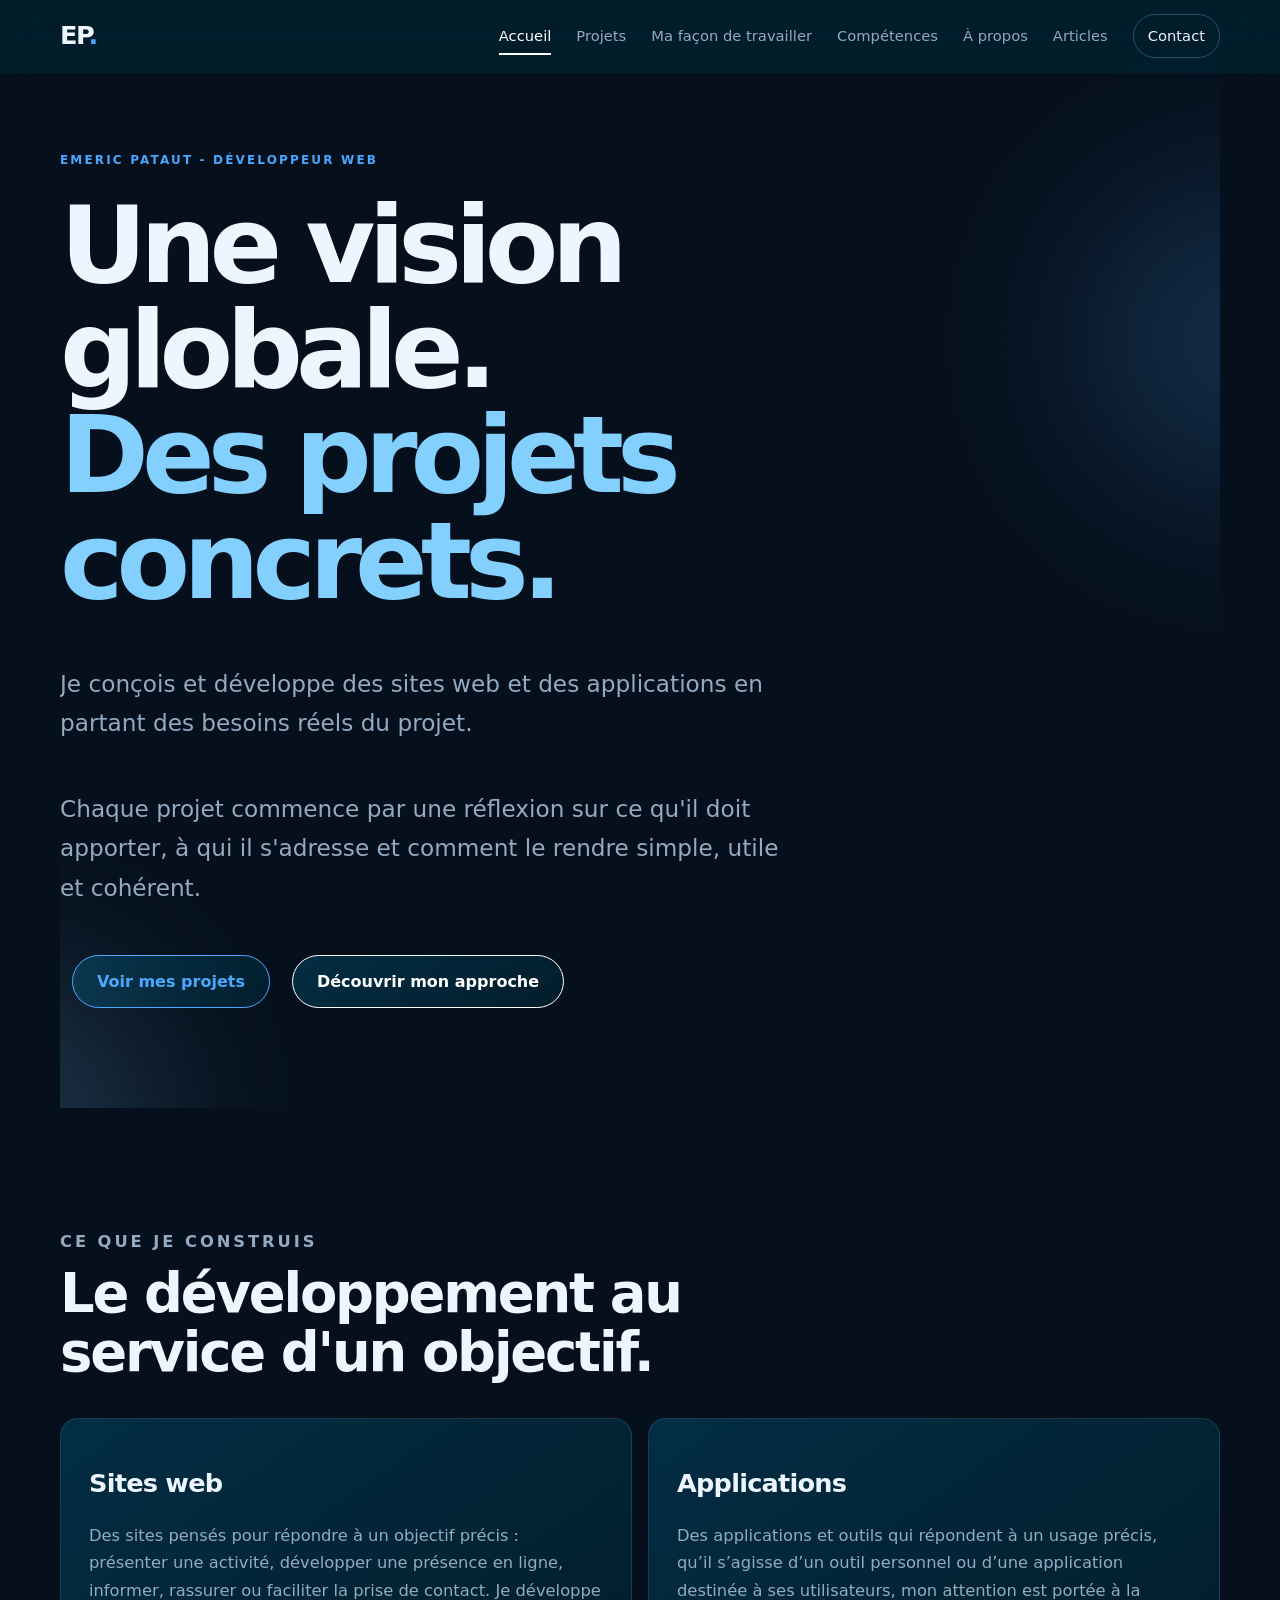
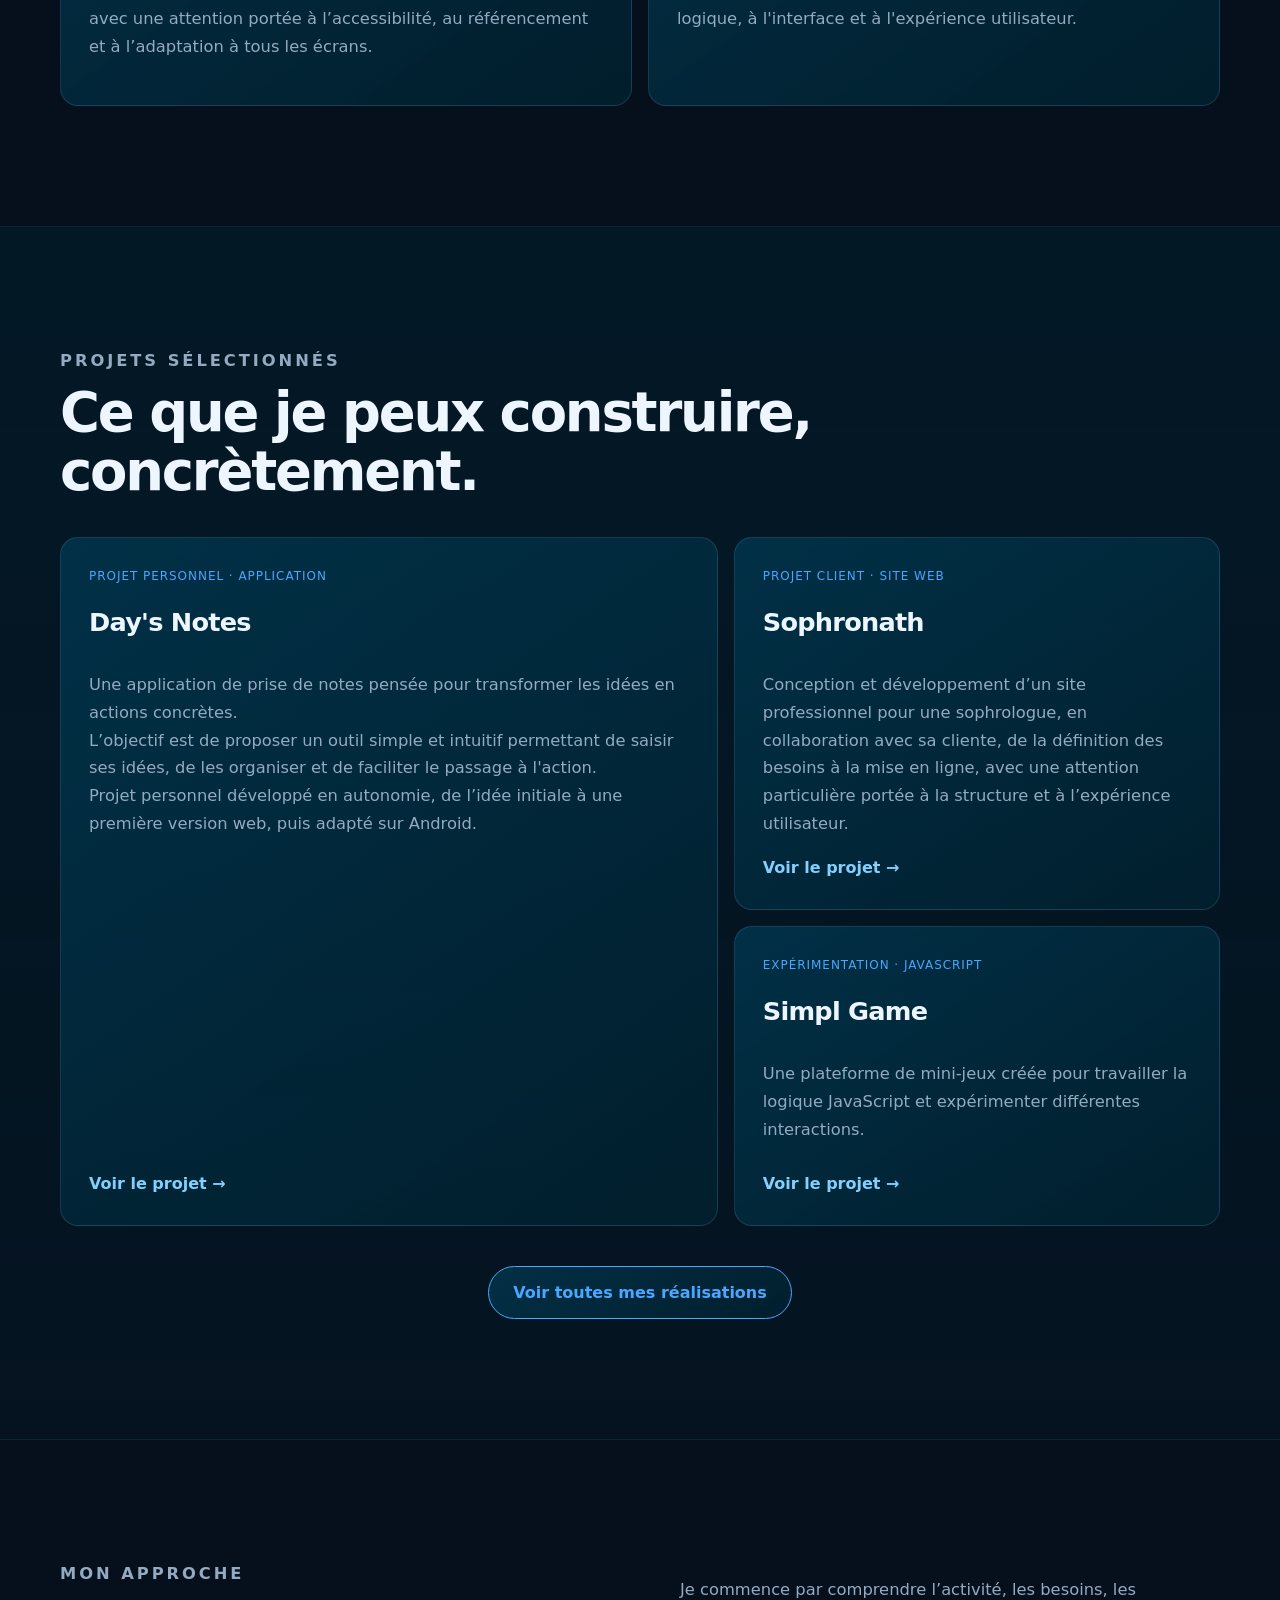
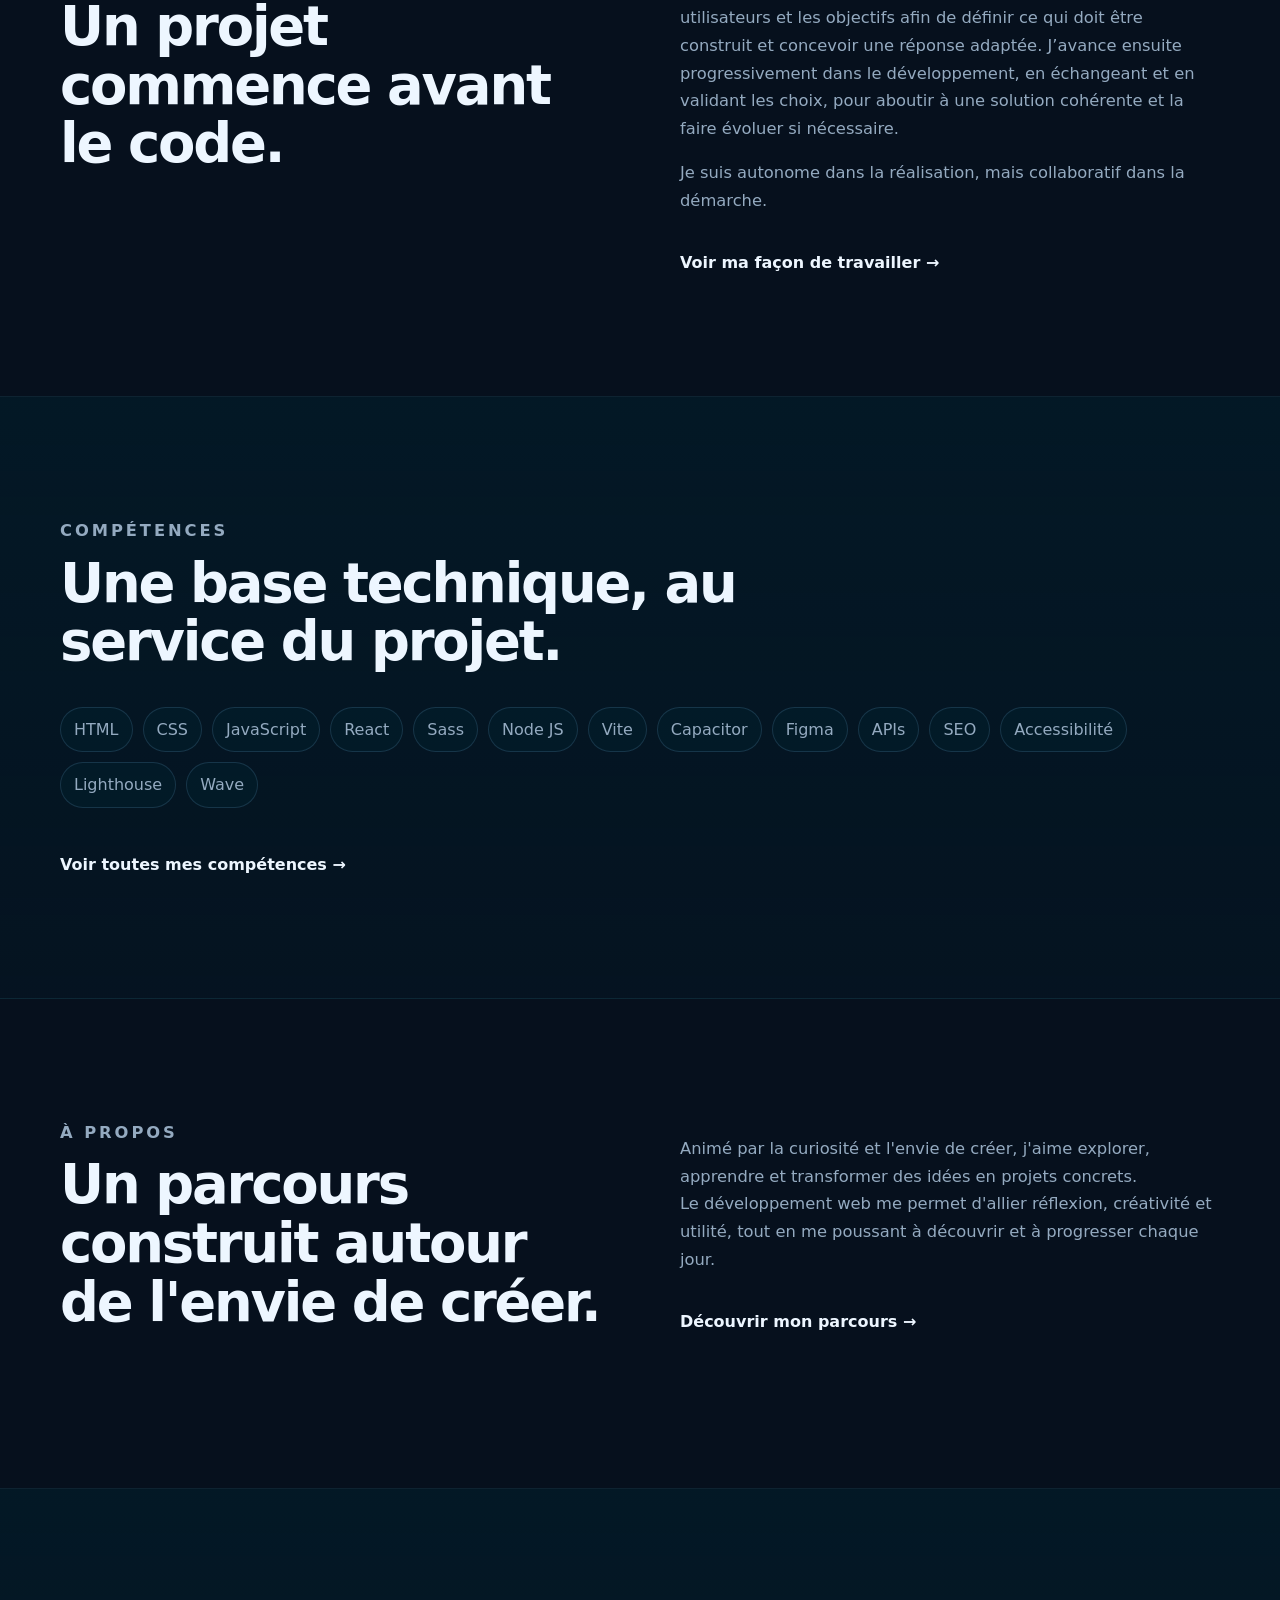
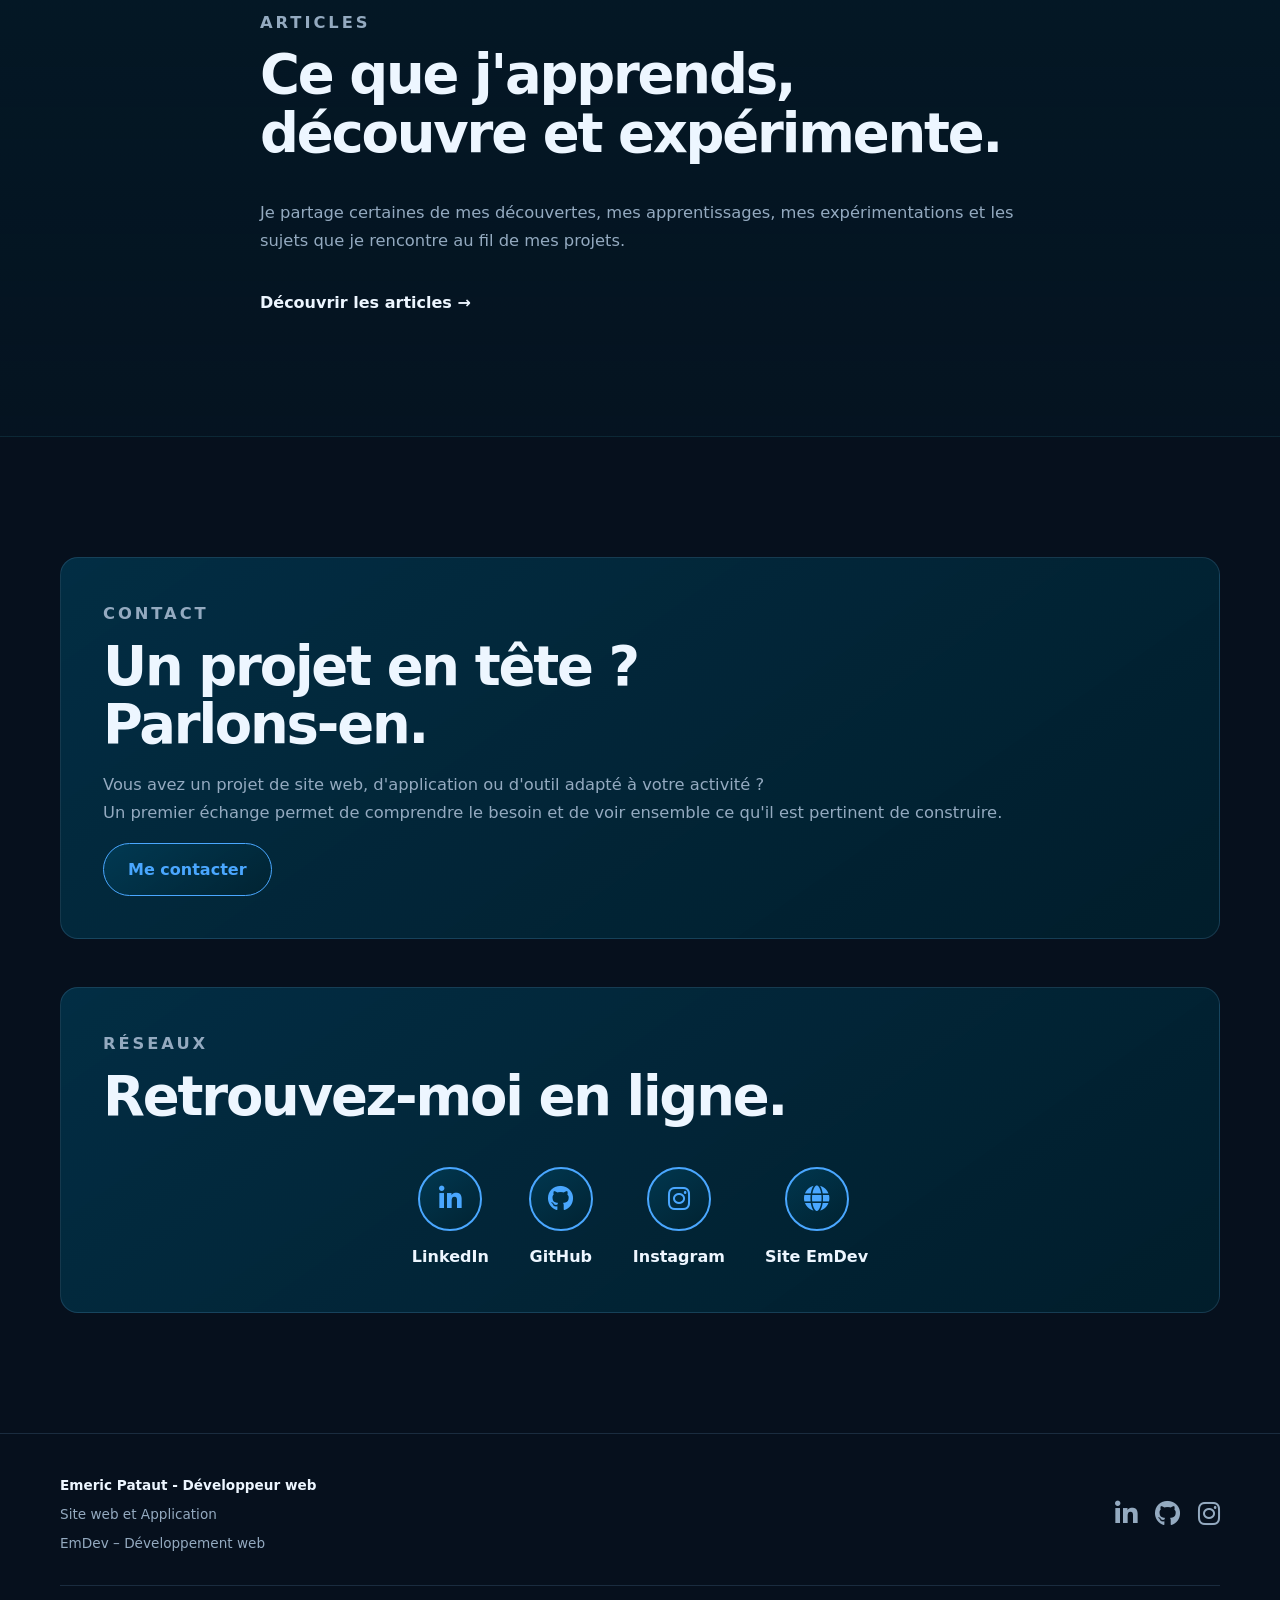
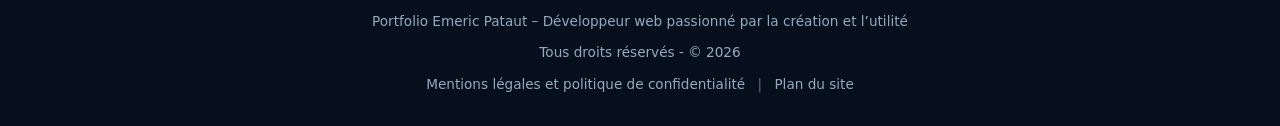
<file: index.html>
<!doctype html>
<html lang="fr">

<head>
  <meta charset="utf-8">
  <meta name="viewport" content="width=device-width,initial-scale=1">
  <meta name="description" content="Portfolio de développeur web">
  <title>Emeric Pataut - Développeur web — Portfolio</title>
  <link rel="stylesheet" href="css/style.css">
  <link rel="stylesheet" href="https://cdnjs.cloudflare.com/ajax/libs/font-awesome/6.5.1/css/all.min.css">
  <meta name="description" content="...">
</head>

<body>

  <header class="site-header">
    <div class="container nav-wrap">
      <a class="logo" href="index.html">EP<span>.</span></a>

      <button class="menu-toggle" aria-label="Menu" aria-expanded="false">☰</button>

      <nav class="nav">
        <a href="index.html">Accueil</a>
        <a href="pages/projets.html">Projets</a>
        <a href="pages/methode.html">Ma façon de travailler</a>
        <a href="pages/competences.html">Compétences</a>
        <a href="pages/a-propos.html">À propos</a>
        <a href="pages/articles.html">Articles</a>
        <a class="nav-cta" href="pages/contact.html">Contact</a>
      </nav>
    </div>
  </header>

  <main>

    <section class="hero container">
      <div class="hero-glow glow-one"></div>
      <div class="hero-glow glow-two"></div>

      <p class="eyebrow reveal">Emeric Pataut - Développeur web</p>

      <h1 class="reveal">
        Une vision globale.<br><span>Des projets concrets.</span>
      </h1>

      <p class="hero-intro reveal">Je conçois et développe des sites web et des applications en partant des besoins réels du projet.</p>
      <p class="hero-intro reveal">Chaque projet commence par une réflexion sur ce qu'il doit apporter, à qui il s'adresse et comment le rendre simple, utile et cohérent.</p>

      <div class="hero-actions reveal">
        <a class="button" href="pages/projets.html">Voir mes projets</a>
        <a class="button button-light" href="pages/methode.html">Découvrir mon approche</a>
      </div>
    </section>


    <section class="section container">
      <div class="section-heading reveal">
        <p class="eyebrow">Ce que je construis</p>
        <h2>Le développement au service d'un objectif.</h2>
      </div>

      <div class="two-grid">
        <article class="feature-card reveal">
          <h3>Sites web</h3>
          <p>Des sites pensés pour répondre à un objectif précis : présenter une activité, développer une présence en ligne, informer, rassurer ou faciliter la prise de contact. Je développe avec une attention portée à l’accessibilité, au référencement et à l’adaptation à tous les écrans.</p>
        </article>

        <article class="feature-card reveal">
          <h3>Applications</h3>
          <p>Des applications et outils qui répondent à un usage précis, qu’il s’agisse d’un outil personnel ou d’une application destinée à ses utilisateurs, mon attention est portée à la logique, à l'interface et à l'expérience utilisateur.</p>
        </article>
      </div>
    </section>


    <section class="section section-soft">
      <div class="container">
        <div class="section-heading reveal">
          <p class="eyebrow">Projets sélectionnés</p>
          <h2>Ce que je peux construire, concrètement.</h2>
        </div>

        <div class="projects-grid">
          <a class="project-card featured reveal" href="pages/days-notes.html">
            <span class="tag">Projet personnel · Application</span>
            <h3>Day's Notes</h3>
            <p>Une application de prise de notes pensée pour transformer les idées en actions concrètes. <br> L’objectif est de proposer un outil simple et intuitif permettant de saisir ses idées, de les organiser et de faciliter le passage à l'action. <br> Projet personnel développé en autonomie, de l’idée initiale à une première version web, puis adapté sur Android.</p>
            <span class="card-link">Voir le projet →</span>
          </a>

          <a class="project-card reveal" href="pages/sophronath.html">
            <span class="tag">Projet client · Site web</span>
            <h3>Sophronath</h3>
            <p>Conception et développement d’un site professionnel pour une sophrologue, en collaboration avec sa cliente, de la définition des besoins à la mise en ligne, avec une attention particulière portée à la structure et à l’expérience utilisateur.</p>
            <span class="card-link">Voir le projet →</span>
          </a>

          <a class="project-card reveal" href="pages/simpl-game.html">
            <span class="tag">Expérimentation · JavaScript</span>
            <h3>Simpl Game</h3>
            <p>Une plateforme de mini-jeux créée pour travailler la logique JavaScript et expérimenter différentes interactions.</p>
            <span class="card-link">Voir le projet →</span>
          </a>
        </div>
          <div class="section-actions reveal">
            <a class="button" href="pages/projets.html">Voir toutes mes réalisations</a>
          </div>
      </div>
    </section>


    <section class="section container">
      <div class="split">
        <div class="section-heading reveal">
          <p class="eyebrow">Mon approche</p>
          <h2>Un projet commence avant le code.</h2>
        </div>

        <div class="reveal">
          <p>Je commence par comprendre l’activité, les besoins, les utilisateurs et les objectifs afin de définir ce qui doit être construit et concevoir une réponse adaptée. J’avance ensuite progressivement dans le développement, en échangeant et en validant les choix, pour aboutir à une solution cohérente et la faire évoluer si nécessaire.</p>
          <p>Je suis autonome dans la réalisation, mais collaboratif dans la démarche.</p>
          <a class="text-link" href="pages/methode.html">Voir ma façon de travailler →</a>
        </div>
      </div>
    </section>


    <section class="section section-soft">
      <div class="container">
        <div class="section-heading reveal">
          <p class="eyebrow">Compétences</p>
          <h2>Une base technique, au service du projet.</h2>
        </div>

        <div class="skills-line reveal">
          <span>HTML</span>
          <span>CSS</span>
          <span>JavaScript</span>
          <span>React</span>
          <span>Sass</span>
          <span>Node JS</span>
          <span>Vite</span>
          <span>Capacitor</span>
          <span>Figma</span>
          <span>APIs</span>
          <span>SEO</span>
          <span>Accessibilité</span>
          <span>Lighthouse</span>
          <span>Wave</span>
        </div>

        <a class="text-link reveal" href="pages/competences.html">Voir toutes mes compétences →</a>
      </div>
    </section>


    <section class="section container">
      <div class="split">
        <div class="section-heading reveal">
          <p class="eyebrow">À propos</p>
          <h2>Un parcours construit autour de l'envie de créer.</h2>
        </div>

        <div class="reveal">
          <p>Animé par la curiosité et l'envie de créer, j'aime explorer, apprendre et transformer des idées en projets concrets. <br> Le développement web me permet d'allier réflexion, créativité et utilité, tout en me poussant à découvrir et à progresser chaque jour.</p>
          <a class="text-link" href="pages/a-propos.html">Découvrir mon parcours →</a>
        </div>
      </div>
    </section>


    <section class="section section-soft">
      <div class="container narrow">
        <div class="section-heading reveal">
          <p class="eyebrow">Articles</p>
          <h2>Ce que j'apprends, découvre et expérimente.</h2>
        </div>

        <p class="reveal">Je partage certaines de mes découvertes, mes apprentissages, mes expérimentations et les sujets que je rencontre au fil de mes projets.</p>

        <a class="text-link reveal" href="pages/articles.html">Découvrir les articles →</a>
      </div>
    </section>


    <section class="section contact-section contact-section--first container">
      <div class="contact-box reveal">
        <p class="eyebrow">Contact</p>
        <h2>Un projet en tête ? Parlons-en.</h2>
        <p>Vous avez un projet de site web, d'application ou d'outil adapté à votre activité ? <br> Un premier échange permet de comprendre le besoin et de voir ensemble ce qu'il est pertinent de construire.</p>
        <a class="button" href="pages/contact.html">Me contacter</a>
      </div>
    </section>


    <section class="section contact-section contact-section--second container">
      <div class="contact-box reveal">
        <p class="eyebrow">Réseaux</p>
        <h2>Retrouvez-moi en ligne.</h2>

        <div class="social-links">
          <a class="social-item" href="https://www.linkedin.com/in/emeric-pataut/" target="_blank" rel="noopener">
            <i class="fa-brands fa-linkedin-in"></i>
            <span>LinkedIn</span>
          </a>
          <a class="social-item" href="https://github.com/RikoDust" target="_blank" rel="noopener">
            <i class="fa-brands fa-github"></i>
            <span>GitHub</span>
          </a>
          <a class="social-item" href="https://www.instagram.com/emdev_developpementweb/" target="_blank" rel="noopener">
            <i class="fa-brands fa-instagram"></i>
            <span>Instagram</span>
          </a>
          <a class="social-item" href="https://xn--emdev-dveloppement-web-h8b.fr/" target="_blank" rel="noopener">
            <i class="fa-solid fa-globe"></i>
            <span>Site EmDev</span>
          </a>
        </div>
      </div>
    </section>


  </main>




<footer>
  <div class="container">

    <!-- Partie 1 : identité + réseaux -->
    <div class="footer-top">
      <div class="footer-info">
        <strong>Emeric Pataut - Développeur web</strong>
        <span>Site web et Application</span>
        <a href="https://xn--emdev-dveloppement-web-h8b.fr/" target="_blank" rel="noopener noreferrer">EmDev – Développement web</a>
      </div>

      <ul class="footer-social">
        <li>
          <a href="https://www.linkedin.com/in/emeric-pataut/" target="_blank" rel="noopener noreferrer" aria-label="LinkedIn">
            <i class="fa-brands fa-linkedin-in" aria-hidden="true"></i>
          </a>
        </li>
        <li>
          <a href="https://github.com/RikoDust" target="_blank" rel="noopener noreferrer" aria-label="GitHub">
            <i class="fa-brands fa-github" aria-hidden="true"></i>
          </a>
        </li>
        <li>
          <a href="https://www.instagram.com/emdev_developpementweb/" target="_blank" rel="noopener noreferrer" aria-label="Instagram">
            <i class="fa-brands fa-instagram" aria-hidden="true"></i>
          </a>
        </li>
      </ul>
    </div>

    <!-- Partie 2 : mentions -->
    <div class="footer-bottom">
      <p>Portfolio Emeric Pataut – Développeur web passionné par la création et l’utilité</p>
      <p>Tous droits réservés - © <span data-year></span></p>
      <p>
        <a href="mentions-legales.html">Mentions légales et politique de confidentialité</a>
        <span class="footer-sep">|</span>
        <a href="plan-du-site.html">Plan du site</a>
      </p>
    </div>

  </div>
</footer>



  <script src="js/script.js"></script>
  <script src="js/nav-script.js"></script>

</body>

</html>
</file>
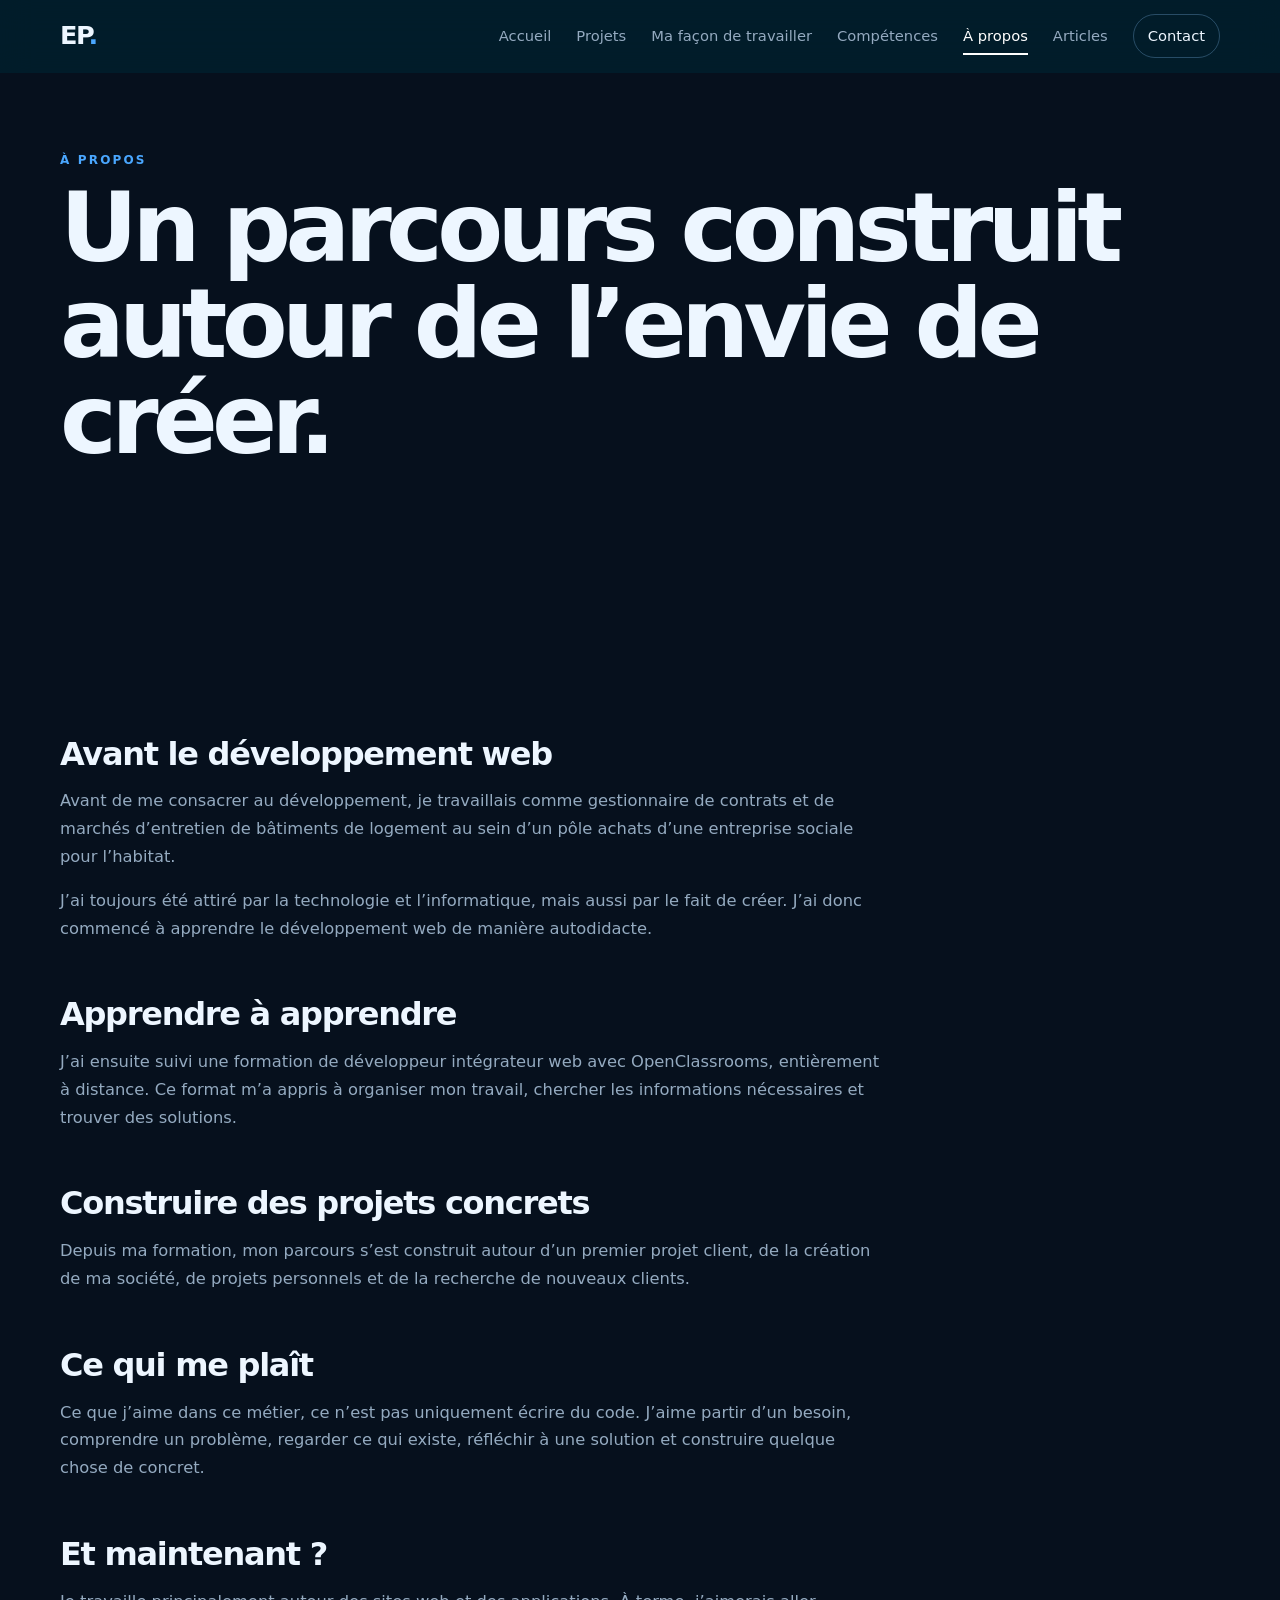
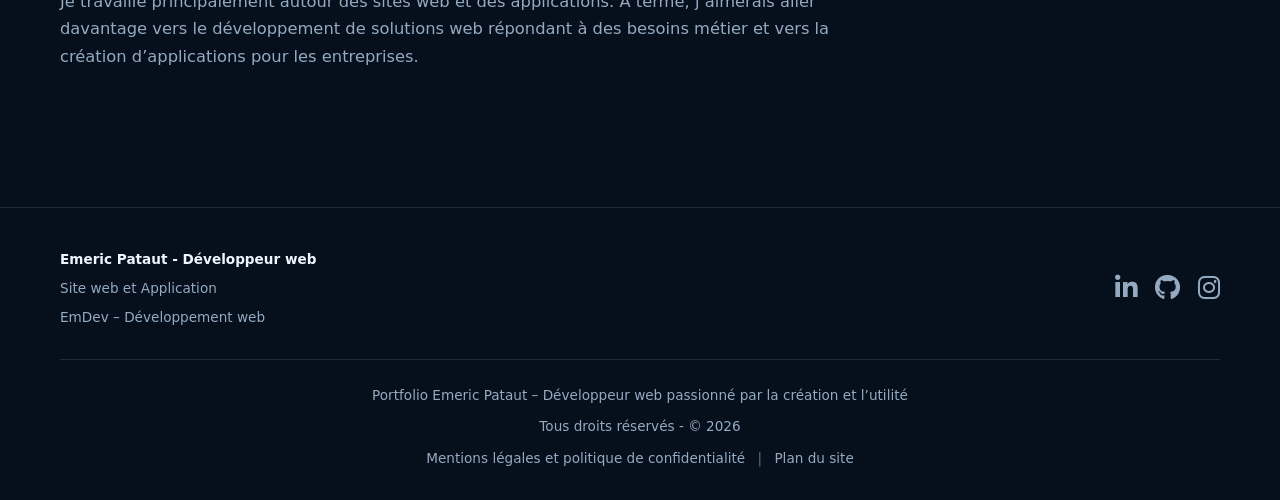
<file: pages/a-propos.html>
<!doctype html>
<html lang="fr">

<head>
  <meta charset="utf-8">
  <meta name="viewport" content="width=device-width,initial-scale=1">
  <title>À propos — Portfolio</title>
  <link rel="stylesheet" href="../css/style.css">
  <link rel="stylesheet" href="https://cdnjs.cloudflare.com/ajax/libs/font-awesome/6.5.1/css/all.min.css">
</head>

<body>

  <header class="site-header">
    <div class="container nav-wrap">
      <a class="logo" href="../index.html">EP<span>.</span></a>

      <button class="menu-toggle" aria-label="Menu" aria-expanded="false">☰</button>

      <nav class="nav">
        <a href="../index.html">Accueil</a>
        <a href="projets.html">Projets</a>
        <a href="methode.html">Ma façon de travailler</a>
        <a href="competences.html">Compétences</a>
        <a href="a-propos.html">À propos</a>
        <a href="articles.html">Articles</a>
        <a class="nav-cta" href="contact.html">Contact</a>
      </nav>
    </div>
  </header>

  <main class="container">

    <section class="page-hero">
      <p class="eyebrow">À propos</p>
      <h1>Un parcours construit autour de l’envie de créer.</h1>
      <p class="hero-intro"></p>
    </section>


    <section class="section content">

      <h2>Avant le développement web</h2>
      <p>Avant de me consacrer au développement, je travaillais comme gestionnaire de contrats et de marchés d’entretien de bâtiments de logement au sein d’un pôle achats d’une entreprise sociale pour l’habitat.</p>
      <p>J’ai toujours été attiré par la technologie et l’informatique, mais aussi par le fait de créer. J’ai donc commencé à apprendre le développement web de manière autodidacte.</p>

      <h2>Apprendre à apprendre</h2>
      <p>J’ai ensuite suivi une formation de développeur intégrateur web avec OpenClassrooms, entièrement à distance. Ce format m’a appris à organiser mon travail, chercher les informations nécessaires et trouver des solutions.</p>

      <h2>Construire des projets concrets</h2>
      <p>Depuis ma formation, mon parcours s’est construit autour d’un premier projet client, de la création de ma société, de projets personnels et de la recherche de nouveaux clients.</p>

      <h2>Ce qui me plaît</h2>
      <p>Ce que j’aime dans ce métier, ce n’est pas uniquement écrire du code. J’aime partir d’un besoin, comprendre un problème, regarder ce qui existe, réfléchir à une solution et construire quelque chose de concret.</p>

      <h2>Et maintenant ?</h2>
      <p>Je travaille principalement autour des sites web et des applications. À terme, j’aimerais aller davantage vers le développement de solutions web répondant à des besoins métier et vers la création d’applications pour les entreprises.</p>

    </section>

  </main>



<footer>
  <div class="container">

    <!-- Partie 1 : identité + réseaux -->
    <div class="footer-top">
      <div class="footer-info">
        <strong>Emeric Pataut - Développeur web</strong>
        <span>Site web et Application</span>
        <a href="https://xn--emdev-dveloppement-web-h8b.fr/" target="_blank" rel="noopener noreferrer">EmDev – Développement web</a>
      </div>

      <ul class="footer-social">
        <li>
          <a href="https://www.linkedin.com/in/emeric-pataut/" target="_blank" rel="noopener noreferrer" aria-label="LinkedIn">
            <i class="fa-brands fa-linkedin-in" aria-hidden="true"></i>
          </a>
        </li>
        <li>
          <a href="https://github.com/RikoDust" target="_blank" rel="noopener noreferrer" aria-label="GitHub">
            <i class="fa-brands fa-github" aria-hidden="true"></i>
          </a>
        </li>
        <li>
          <a href="https://www.instagram.com/emdev_developpementweb/" target="_blank" rel="noopener noreferrer" aria-label="Instagram">
            <i class="fa-brands fa-instagram" aria-hidden="true"></i>
          </a>
        </li>
      </ul>
    </div>

    <!-- Partie 2 : mentions -->
    <div class="footer-bottom">
      <p>Portfolio Emeric Pataut – Développeur web passionné par la création et l’utilité</p>
      <p>Tous droits réservés - © <span data-year></span></p>
      <p>
        <a href="mentions-legales.html">Mentions légales et politique de confidentialité</a>
        <span class="footer-sep">|</span>
        <a href="plan-du-site.html">Plan du site</a>
      </p>
    </div>

  </div>
</footer>



  <script src="../js/script.js"></script>
  <script src="../js/nav-script.js"></script>

</body>

</html>
</file>
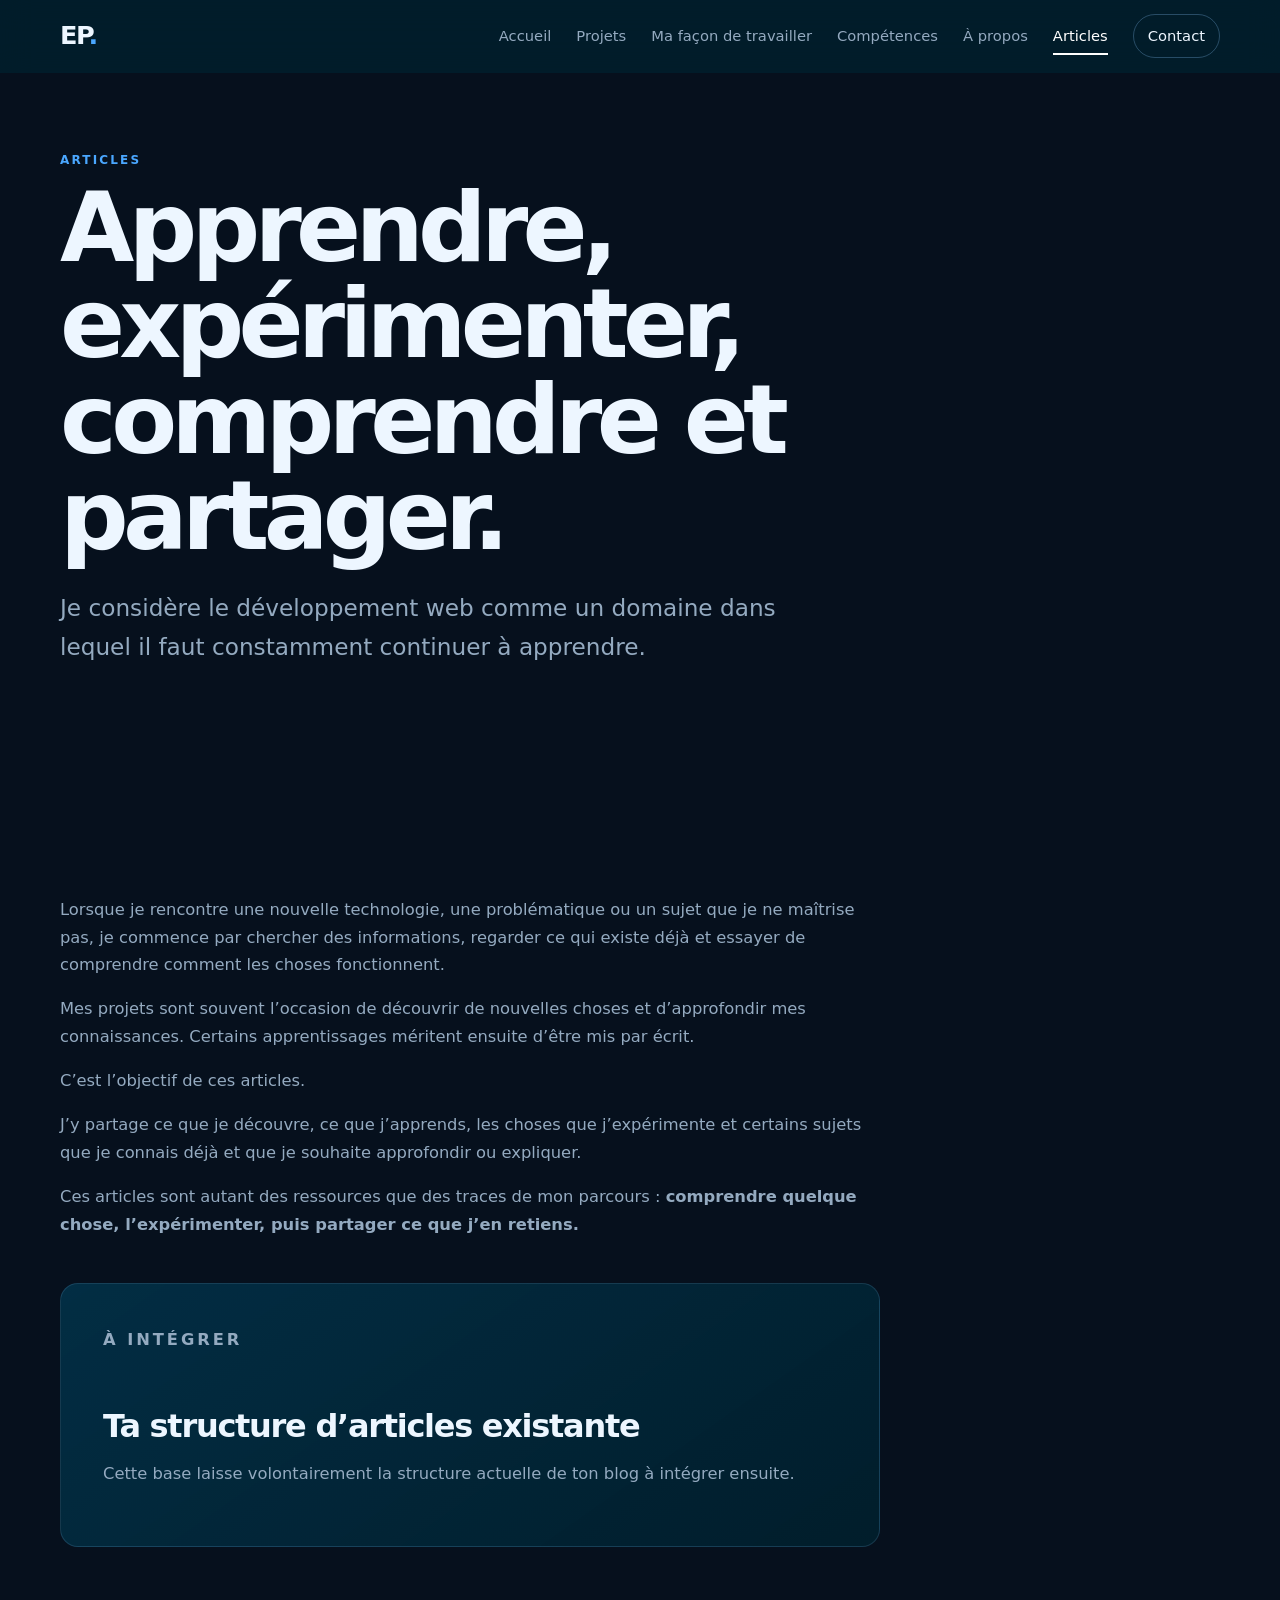
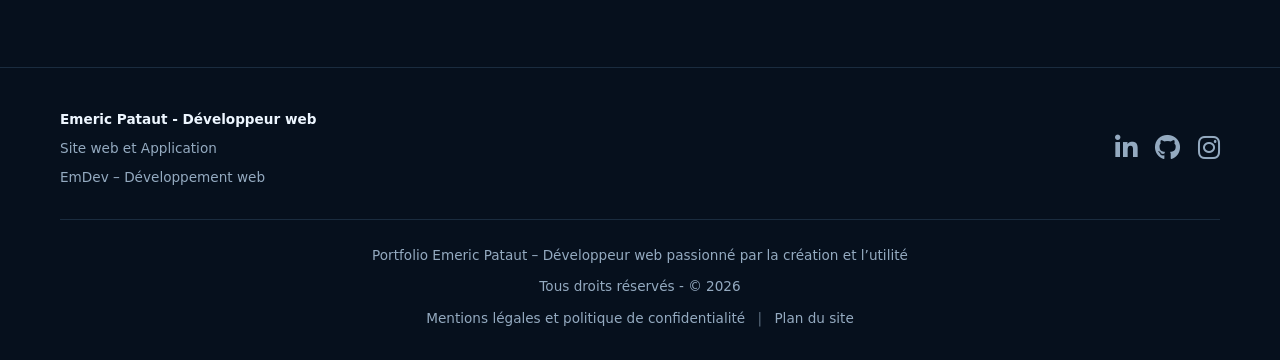
<file: pages/articles.html>
<!doctype html>
<html lang="fr">

<head>
  <meta charset="utf-8">
  <meta name="viewport" content="width=device-width,initial-scale=1">
  <title>Articles — Portfolio</title>
  <link rel="stylesheet" href="../css/style.css">
  <link rel="stylesheet" href="https://cdnjs.cloudflare.com/ajax/libs/font-awesome/6.5.1/css/all.min.css">
</head>

<body>

  <header class="site-header">
    <div class="container nav-wrap">
      <a class="logo" href="../index.html">EP<span>.</span></a>

      <button class="menu-toggle" aria-label="Menu" aria-expanded="false">☰</button>

      <nav class="nav">
        <a href="../index.html">Accueil</a>
        <a href="projets.html">Projets</a>
        <a href="methode.html">Ma façon de travailler</a>
        <a href="competences.html">Compétences</a>
        <a href="a-propos.html">À propos</a>
        <a href="articles.html">Articles</a>
        <a class="nav-cta" href="contact.html">Contact</a>
      </nav>
    </div>
  </header>

  <main class="container">

    <section class="page-hero">
      <p class="eyebrow">Articles</p>
      <h1>Apprendre, expérimenter,<br>comprendre et partager.</h1>
      <p class="hero-intro">Je considère le développement web comme un domaine dans lequel il faut constamment continuer à apprendre.</p>
    </section>


    <section class="section content">

      <p>Lorsque je rencontre une nouvelle technologie, une problématique ou un sujet que je ne maîtrise pas, je commence par chercher des informations, regarder ce qui existe déjà et essayer de comprendre comment les choses fonctionnent.</p>

      <p>Mes projets sont souvent l’occasion de découvrir de nouvelles choses et d’approfondir mes connaissances. Certains apprentissages méritent ensuite d’être mis par écrit.</p>

      <p>C’est l’objectif de ces articles.</p>

      <p>J’y partage ce que je découvre, ce que j’apprends, les choses que j’expérimente et certains sujets que je connais déjà et que je souhaite approfondir ou expliquer.</p>

      <p>Ces articles sont autant des ressources que des traces de mon parcours : <strong>comprendre quelque chose, l’expérimenter, puis partager ce que j’en retiens.</strong></p>

      <div class="contact-box" style="margin-top:45px">
        <p class="eyebrow">À intégrer</p>
        <h2>Ta structure d’articles existante</h2>
        <p>Cette base laisse volontairement la structure actuelle de ton blog à intégrer ensuite.</p>
      </div>

    </section>

  </main>



<footer>
  <div class="container">

    <!-- Partie 1 : identité + réseaux -->
    <div class="footer-top">
      <div class="footer-info">
        <strong>Emeric Pataut - Développeur web</strong>
        <span>Site web et Application</span>
        <a href="https://xn--emdev-dveloppement-web-h8b.fr/" target="_blank" rel="noopener noreferrer">EmDev – Développement web</a>
      </div>

      <ul class="footer-social">
        <li>
          <a href="https://www.linkedin.com/in/emeric-pataut/" target="_blank" rel="noopener noreferrer" aria-label="LinkedIn">
            <i class="fa-brands fa-linkedin-in" aria-hidden="true"></i>
          </a>
        </li>
        <li>
          <a href="https://github.com/RikoDust" target="_blank" rel="noopener noreferrer" aria-label="GitHub">
            <i class="fa-brands fa-github" aria-hidden="true"></i>
          </a>
        </li>
        <li>
          <a href="https://www.instagram.com/emdev_developpementweb/" target="_blank" rel="noopener noreferrer" aria-label="Instagram">
            <i class="fa-brands fa-instagram" aria-hidden="true"></i>
          </a>
        </li>
      </ul>
    </div>

    <!-- Partie 2 : mentions -->
    <div class="footer-bottom">
      <p>Portfolio Emeric Pataut – Développeur web passionné par la création et l’utilité</p>
      <p>Tous droits réservés - © <span data-year></span></p>
      <p>
        <a href="mentions-legales.html">Mentions légales et politique de confidentialité</a>
        <span class="footer-sep">|</span>
        <a href="plan-du-site.html">Plan du site</a>
      </p>
    </div>

  </div>
</footer>




  <script src="../js/script.js"></script>
  <script src="../js/nav-script.js"></script>

</body>

</html>
</file>
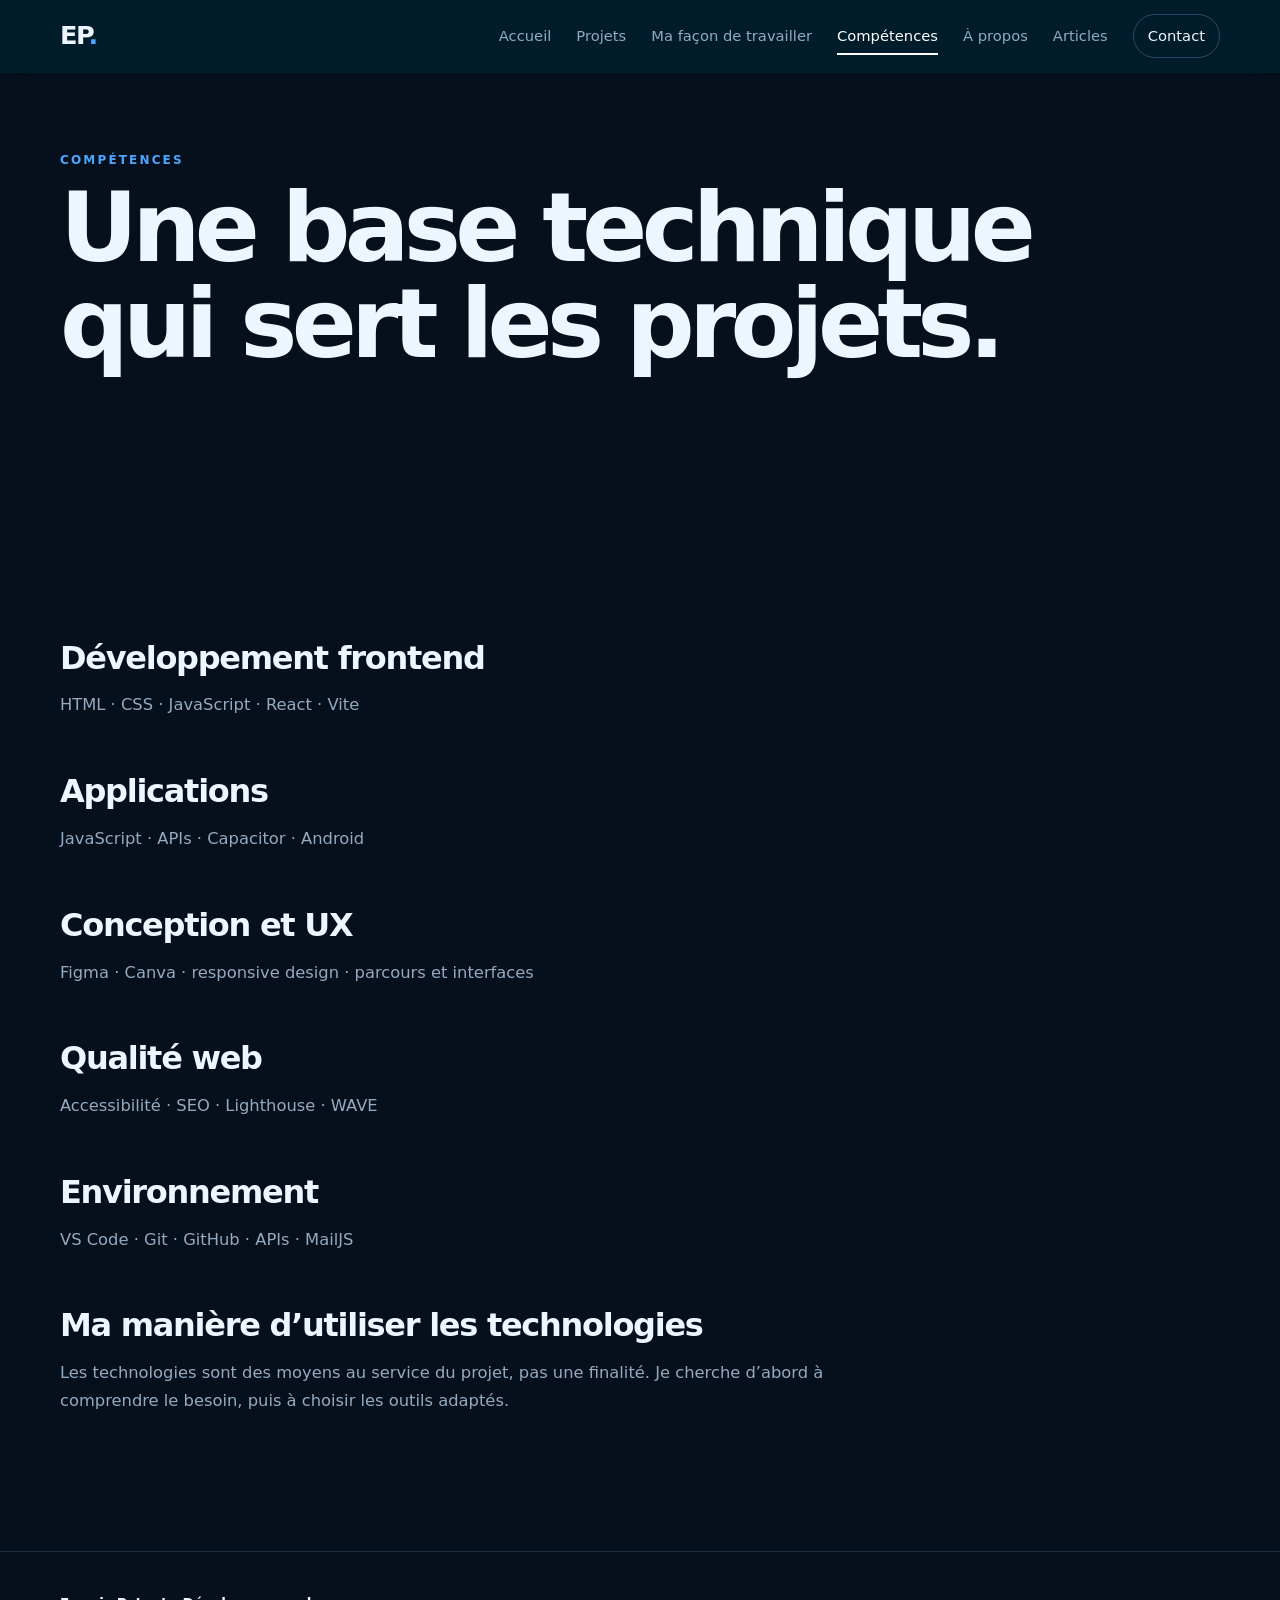
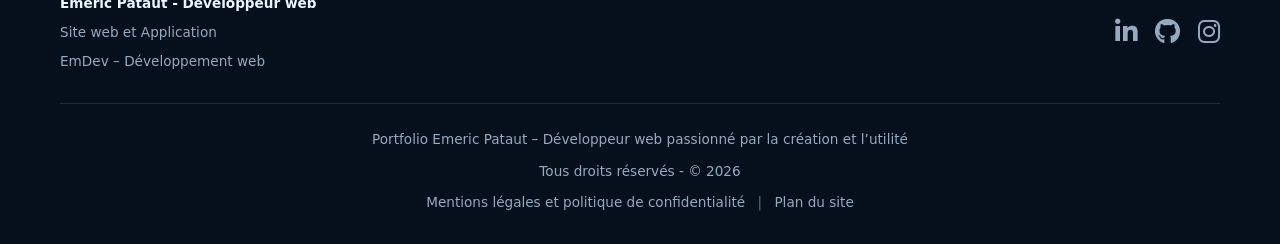
<file: pages/competences.html>
<!doctype html>
<html lang="fr">

<head>
  <meta charset="utf-8">
  <meta name="viewport" content="width=device-width,initial-scale=1">
  <title>Compétences — Portfolio</title>
  <link rel="stylesheet" href="../css/style.css">
  <link rel="stylesheet" href="https://cdnjs.cloudflare.com/ajax/libs/font-awesome/6.5.1/css/all.min.css">
</head>

<body>

  <header class="site-header">
    <div class="container nav-wrap">
      <a class="logo" href="../index.html">EP<span>.</span></a>

      <button class="menu-toggle" aria-label="Menu" aria-expanded="false">☰</button>

      <nav class="nav">
        <a href="../index.html">Accueil</a>
        <a href="projets.html">Projets</a>
        <a href="methode.html">Ma façon de travailler</a>
        <a href="competences.html">Compétences</a>
        <a href="a-propos.html">À propos</a>
        <a href="articles.html">Articles</a>
        <a class="nav-cta" href="contact.html">Contact</a>
      </nav>
    </div>
  </header>

  <main class="container">

    <section class="page-hero">
      <p class="eyebrow">Compétences</p>
      <h1>Une base technique<br>qui sert les projets.</h1>
      <p class="hero-intro"></p>
    </section>


    <section class="section content">

      <h2>Développement frontend</h2>
      <p>HTML · CSS · JavaScript · React · Vite</p>

      <h2>Applications</h2>
      <p>JavaScript · APIs · Capacitor · Android</p>

      <h2>Conception et UX</h2>
      <p>Figma · Canva · responsive design · parcours et interfaces</p>

      <h2>Qualité web</h2>
      <p>Accessibilité · SEO · Lighthouse · WAVE</p>

      <h2>Environnement</h2>
      <p>VS Code · Git · GitHub · APIs · MailJS</p>

      <h2>Ma manière d’utiliser les technologies</h2>
      <p>Les technologies sont des moyens au service du projet, pas une finalité. Je cherche d’abord à comprendre le besoin, puis à choisir les outils adaptés.</p>

    </section>

  </main>



<footer>
  <div class="container">

    <!-- Partie 1 : identité + réseaux -->
    <div class="footer-top">
      <div class="footer-info">
        <strong>Emeric Pataut - Développeur web</strong>
        <span>Site web et Application</span>
        <a href="https://xn--emdev-dveloppement-web-h8b.fr/" target="_blank" rel="noopener noreferrer">EmDev – Développement web</a>
      </div>

      <ul class="footer-social">
        <li>
          <a href="https://www.linkedin.com/in/emeric-pataut/" target="_blank" rel="noopener noreferrer" aria-label="LinkedIn">
            <i class="fa-brands fa-linkedin-in" aria-hidden="true"></i>
          </a>
        </li>
        <li>
          <a href="https://github.com/RikoDust" target="_blank" rel="noopener noreferrer" aria-label="GitHub">
            <i class="fa-brands fa-github" aria-hidden="true"></i>
          </a>
        </li>
        <li>
          <a href="https://www.instagram.com/emdev_developpementweb/" target="_blank" rel="noopener noreferrer" aria-label="Instagram">
            <i class="fa-brands fa-instagram" aria-hidden="true"></i>
          </a>
        </li>
      </ul>
    </div>

    <!-- Partie 2 : mentions -->
    <div class="footer-bottom">
      <p>Portfolio Emeric Pataut – Développeur web passionné par la création et l’utilité</p>
      <p>Tous droits réservés - © <span data-year></span></p>
      <p>
        <a href="mentions-legales.html">Mentions légales et politique de confidentialité</a>
        <span class="footer-sep">|</span>
        <a href="plan-du-site.html">Plan du site</a>
      </p>
    </div>

  </div>
</footer>




  <script src="../js/script.js"></script>
  <script src="../js/nav-script.js"></script>

</body>

</html>
</file>
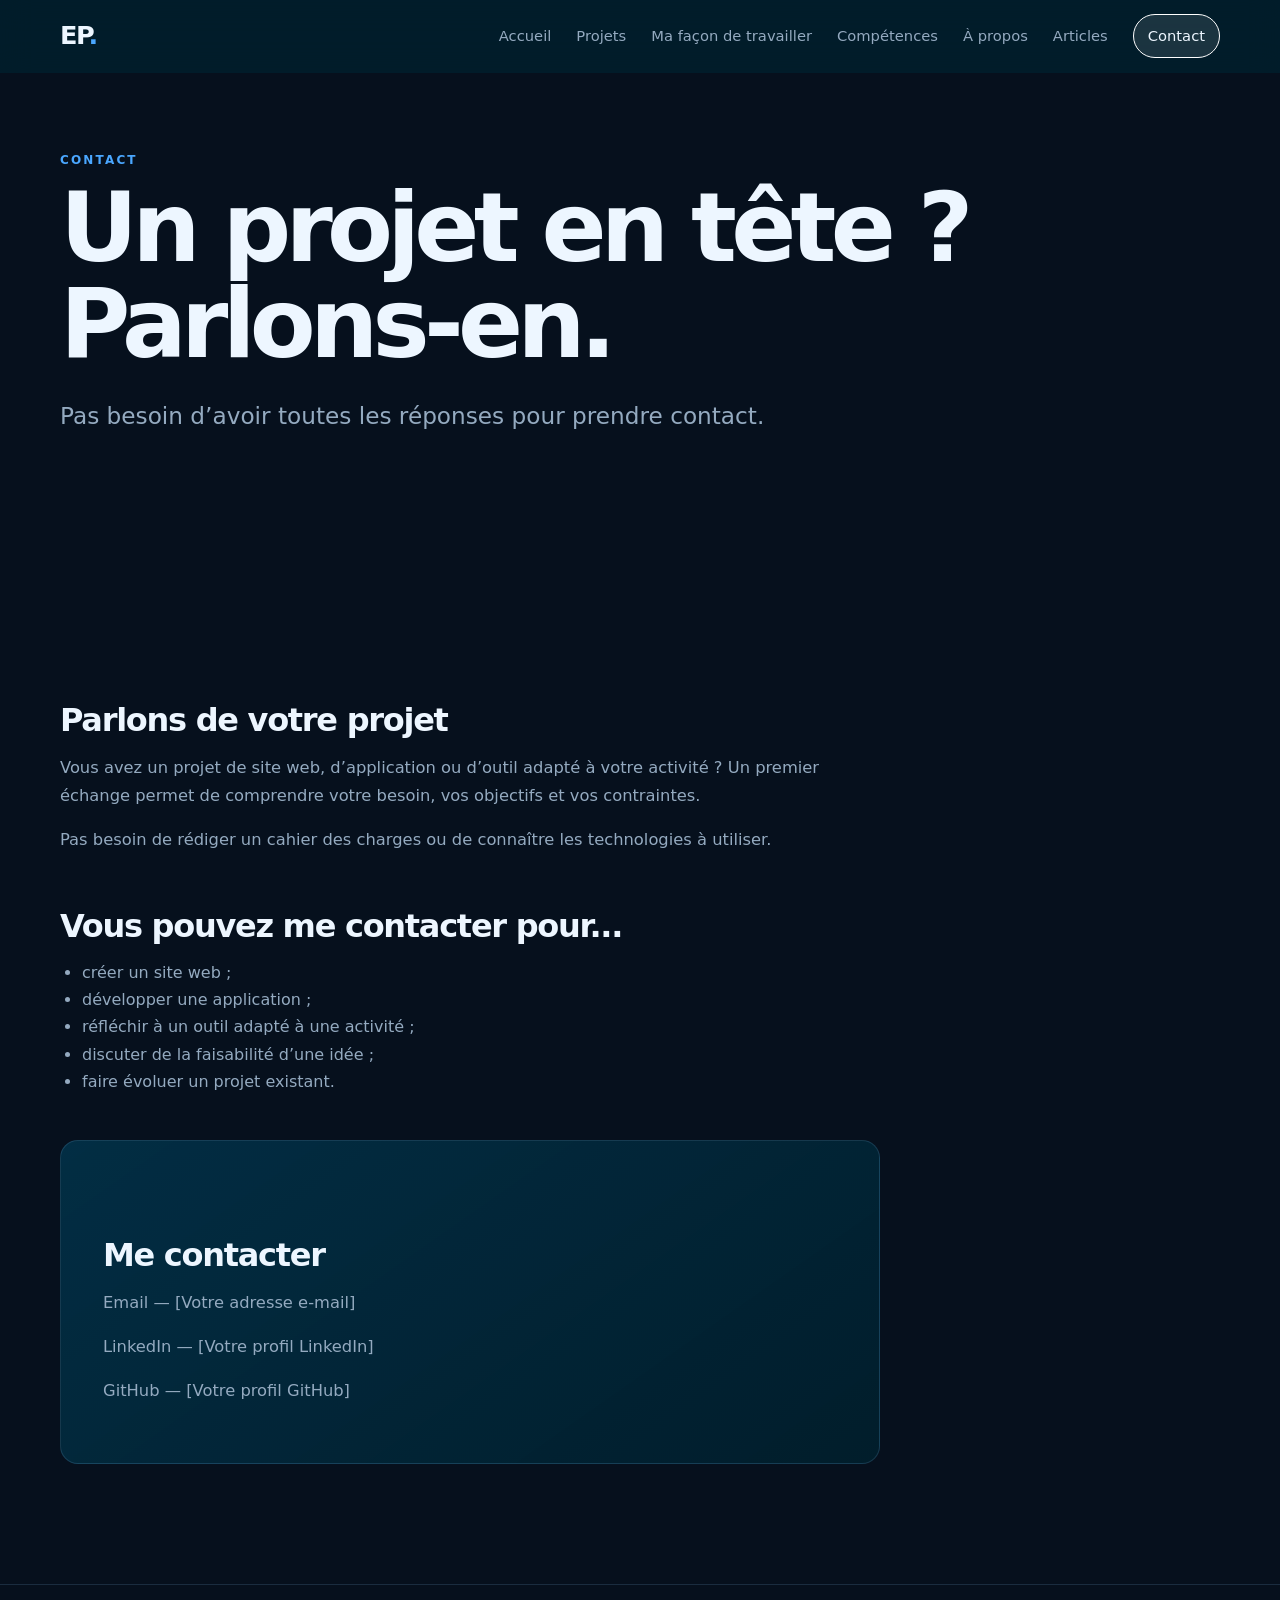
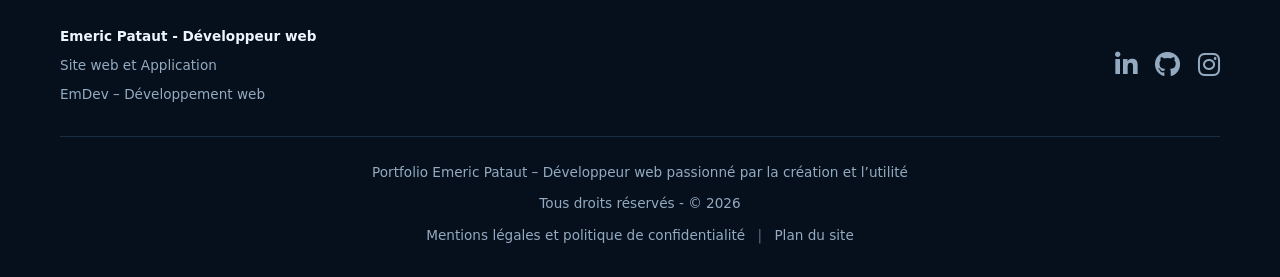
<file: pages/contact.html>
<!doctype html>
<html lang="fr">

<head>
  <meta charset="utf-8">
  <meta name="viewport" content="width=device-width,initial-scale=1">
  <title>Contact — Portfolio</title>
  <link rel="stylesheet" href="../css/style.css">
  <link rel="stylesheet" href="https://cdnjs.cloudflare.com/ajax/libs/font-awesome/6.5.1/css/all.min.css">
</head>

<body>

  <header class="site-header">
    <div class="container nav-wrap">
      <a class="logo" href="../index.html">EP<span>.</span></a>

      <button class="menu-toggle" aria-label="Menu" aria-expanded="false">☰</button>

      <nav class="nav">
        <a href="../index.html">Accueil</a>
        <a href="projets.html">Projets</a>
        <a href="methode.html">Ma façon de travailler</a>
        <a href="competences.html">Compétences</a>
        <a href="a-propos.html">À propos</a>
        <a href="articles.html">Articles</a>
        <a class="nav-cta" href="contact.html">Contact</a>
      </nav>
    </div>
  </header>

  <main class="container">

    <section class="page-hero">
      <p class="eyebrow">Contact</p>
      <h1>Un projet en tête ?<br>Parlons-en.</h1>
      <p class="hero-intro">Pas besoin d’avoir toutes les réponses pour prendre contact.</p>
    </section>


    <section class="section content">

      <h2>Parlons de votre projet</h2>
      <p>Vous avez un projet de site web, d’application ou d’outil adapté à votre activité ? Un premier échange permet de comprendre votre besoin, vos objectifs et vos contraintes.</p>
      <p>Pas besoin de rédiger un cahier des charges ou de connaître les technologies à utiliser.</p>

      <h2>Vous pouvez me contacter pour...</h2>
      <ul>
        <li>créer un site web ;</li>
        <li>développer une application ;</li>
        <li>réfléchir à un outil adapté à une activité ;</li>
        <li>discuter de la faisabilité d’une idée ;</li>
        <li>faire évoluer un projet existant.</li>
      </ul>

      <div class="contact-box" style="margin-top:45px">
        <h2>Me contacter</h2>
        <p>Email — [Votre adresse e-mail]</p>
        <p>LinkedIn — [Votre profil LinkedIn]</p>
        <p>GitHub — [Votre profil GitHub]</p>
      </div>

    </section>

  </main>



<footer>
  <div class="container">

    <!-- Partie 1 : identité + réseaux -->
    <div class="footer-top">
      <div class="footer-info">
        <strong>Emeric Pataut - Développeur web</strong>
        <span>Site web et Application</span>
        <a href="https://xn--emdev-dveloppement-web-h8b.fr/" target="_blank" rel="noopener noreferrer">EmDev – Développement web</a>
      </div>

      <ul class="footer-social">
        <li>
          <a href="https://www.linkedin.com/in/emeric-pataut/" target="_blank" rel="noopener noreferrer" aria-label="LinkedIn">
            <i class="fa-brands fa-linkedin-in" aria-hidden="true"></i>
          </a>
        </li>
        <li>
          <a href="https://github.com/RikoDust" target="_blank" rel="noopener noreferrer" aria-label="GitHub">
            <i class="fa-brands fa-github" aria-hidden="true"></i>
          </a>
        </li>
        <li>
          <a href="https://www.instagram.com/emdev_developpementweb/" target="_blank" rel="noopener noreferrer" aria-label="Instagram">
            <i class="fa-brands fa-instagram" aria-hidden="true"></i>
          </a>
        </li>
      </ul>
    </div>

    <!-- Partie 2 : mentions -->
    <div class="footer-bottom">
      <p>Portfolio Emeric Pataut – Développeur web passionné par la création et l’utilité</p>
      <p>Tous droits réservés - © <span data-year></span></p>
      <p>
        <a href="mentions-legales.html">Mentions légales et politique de confidentialité</a>
        <span class="footer-sep">|</span>
        <a href="plan-du-site.html">Plan du site</a>
      </p>
    </div>

  </div>
</footer>




  <script src="../js/script.js"></script>
  <script src="../js/nav-script.js"></script>

</body>

</html>
</file>
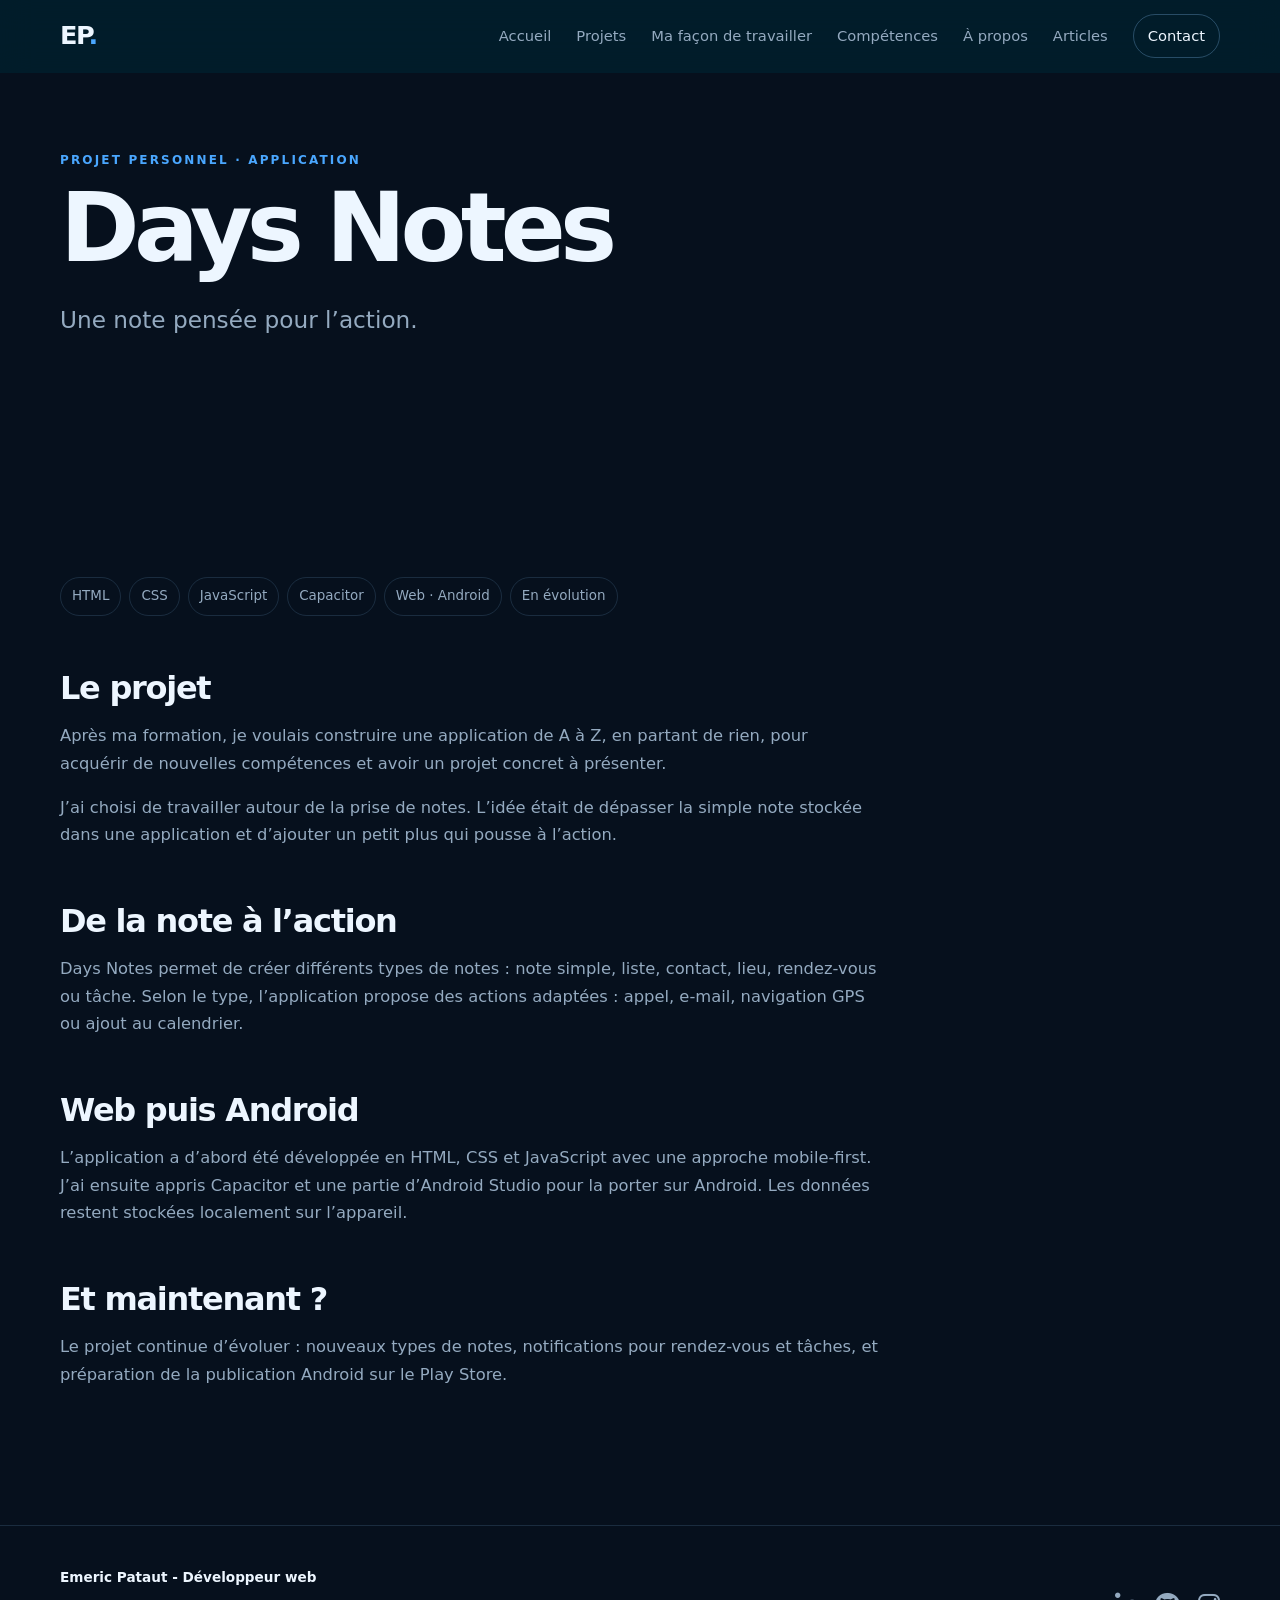
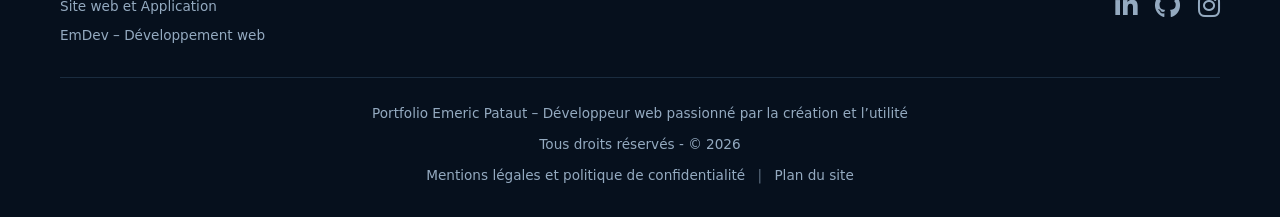
<file: pages/days-notes.html>
<!doctype html>
<html lang="fr">

<head>
  <meta charset="utf-8">
  <meta name="viewport" content="width=device-width,initial-scale=1">
  <title>Days Notes — Portfolio</title>
  <link rel="stylesheet" href="../css/style.css">
  <link rel="stylesheet" href="https://cdnjs.cloudflare.com/ajax/libs/font-awesome/6.5.1/css/all.min.css">
</head>

<body>

  <header class="site-header">
    <div class="container nav-wrap">
      <a class="logo" href="../index.html">EP<span>.</span></a>

      <button class="menu-toggle" aria-label="Menu" aria-expanded="false">☰</button>

      <nav class="nav">
        <a href="../index.html">Accueil</a>
        <a href="projets.html">Projets</a>
        <a href="methode.html">Ma façon de travailler</a>
        <a href="competences.html">Compétences</a>
        <a href="a-propos.html">À propos</a>
        <a href="articles.html">Articles</a>
        <a class="nav-cta" href="contact.html">Contact</a>
      </nav>
    </div>
  </header>

  <main class="container">

    <section class="page-hero">
      <p class="eyebrow">Projet personnel · Application</p>
      <h1>Days Notes</h1>
      <p class="hero-intro">Une note pensée pour l’action.</p>
    </section>


    <section class="section content">

      <div class="meta">
        <span>HTML</span>
        <span>CSS</span>
        <span>JavaScript</span>
        <span>Capacitor</span>
        <span>Web · Android</span>
        <span>En évolution</span>
      </div>

      <h2>Le projet</h2>
      <p>Après ma formation, je voulais construire une application de A à Z, en partant de rien, pour acquérir de nouvelles compétences et avoir un projet concret à présenter.</p>
      <p>J’ai choisi de travailler autour de la prise de notes. L’idée était de dépasser la simple note stockée dans une application et d’ajouter un petit plus qui pousse à l’action.</p>

      <h2>De la note à l’action</h2>
      <p>Days Notes permet de créer différents types de notes : note simple, liste, contact, lieu, rendez-vous ou tâche. Selon le type, l’application propose des actions adaptées : appel, e-mail, navigation GPS ou ajout au calendrier.</p>

      <h2>Web puis Android</h2>
      <p>L’application a d’abord été développée en HTML, CSS et JavaScript avec une approche mobile-first. J’ai ensuite appris Capacitor et une partie d’Android Studio pour la porter sur Android. Les données restent stockées localement sur l’appareil.</p>

      <h2>Et maintenant ?</h2>
      <p>Le projet continue d’évoluer : nouveaux types de notes, notifications pour rendez-vous et tâches, et préparation de la publication Android sur le Play Store.</p>

    </section>

  </main>



<footer>
  <div class="container">

    <!-- Partie 1 : identité + réseaux -->
    <div class="footer-top">
      <div class="footer-info">
        <strong>Emeric Pataut - Développeur web</strong>
        <span>Site web et Application</span>
        <a href="https://xn--emdev-dveloppement-web-h8b.fr/" target="_blank" rel="noopener noreferrer">EmDev – Développement web</a>
      </div>

      <ul class="footer-social">
        <li>
          <a href="https://www.linkedin.com/in/emeric-pataut/" target="_blank" rel="noopener noreferrer" aria-label="LinkedIn">
            <i class="fa-brands fa-linkedin-in" aria-hidden="true"></i>
          </a>
        </li>
        <li>
          <a href="https://github.com/RikoDust" target="_blank" rel="noopener noreferrer" aria-label="GitHub">
            <i class="fa-brands fa-github" aria-hidden="true"></i>
          </a>
        </li>
        <li>
          <a href="https://www.instagram.com/emdev_developpementweb/" target="_blank" rel="noopener noreferrer" aria-label="Instagram">
            <i class="fa-brands fa-instagram" aria-hidden="true"></i>
          </a>
        </li>
      </ul>
    </div>

    <!-- Partie 2 : mentions -->
    <div class="footer-bottom">
      <p>Portfolio Emeric Pataut – Développeur web passionné par la création et l’utilité</p>
      <p>Tous droits réservés - © <span data-year></span></p>
      <p>
        <a href="mentions-legales.html">Mentions légales et politique de confidentialité</a>
        <span class="footer-sep">|</span>
        <a href="plan-du-site.html">Plan du site</a>
      </p>
    </div>

  </div>
</footer>



  <script src="../js/script.js"></script>
  <script src="../js/nav-script.js"></script>

</body>

</html>
</file>
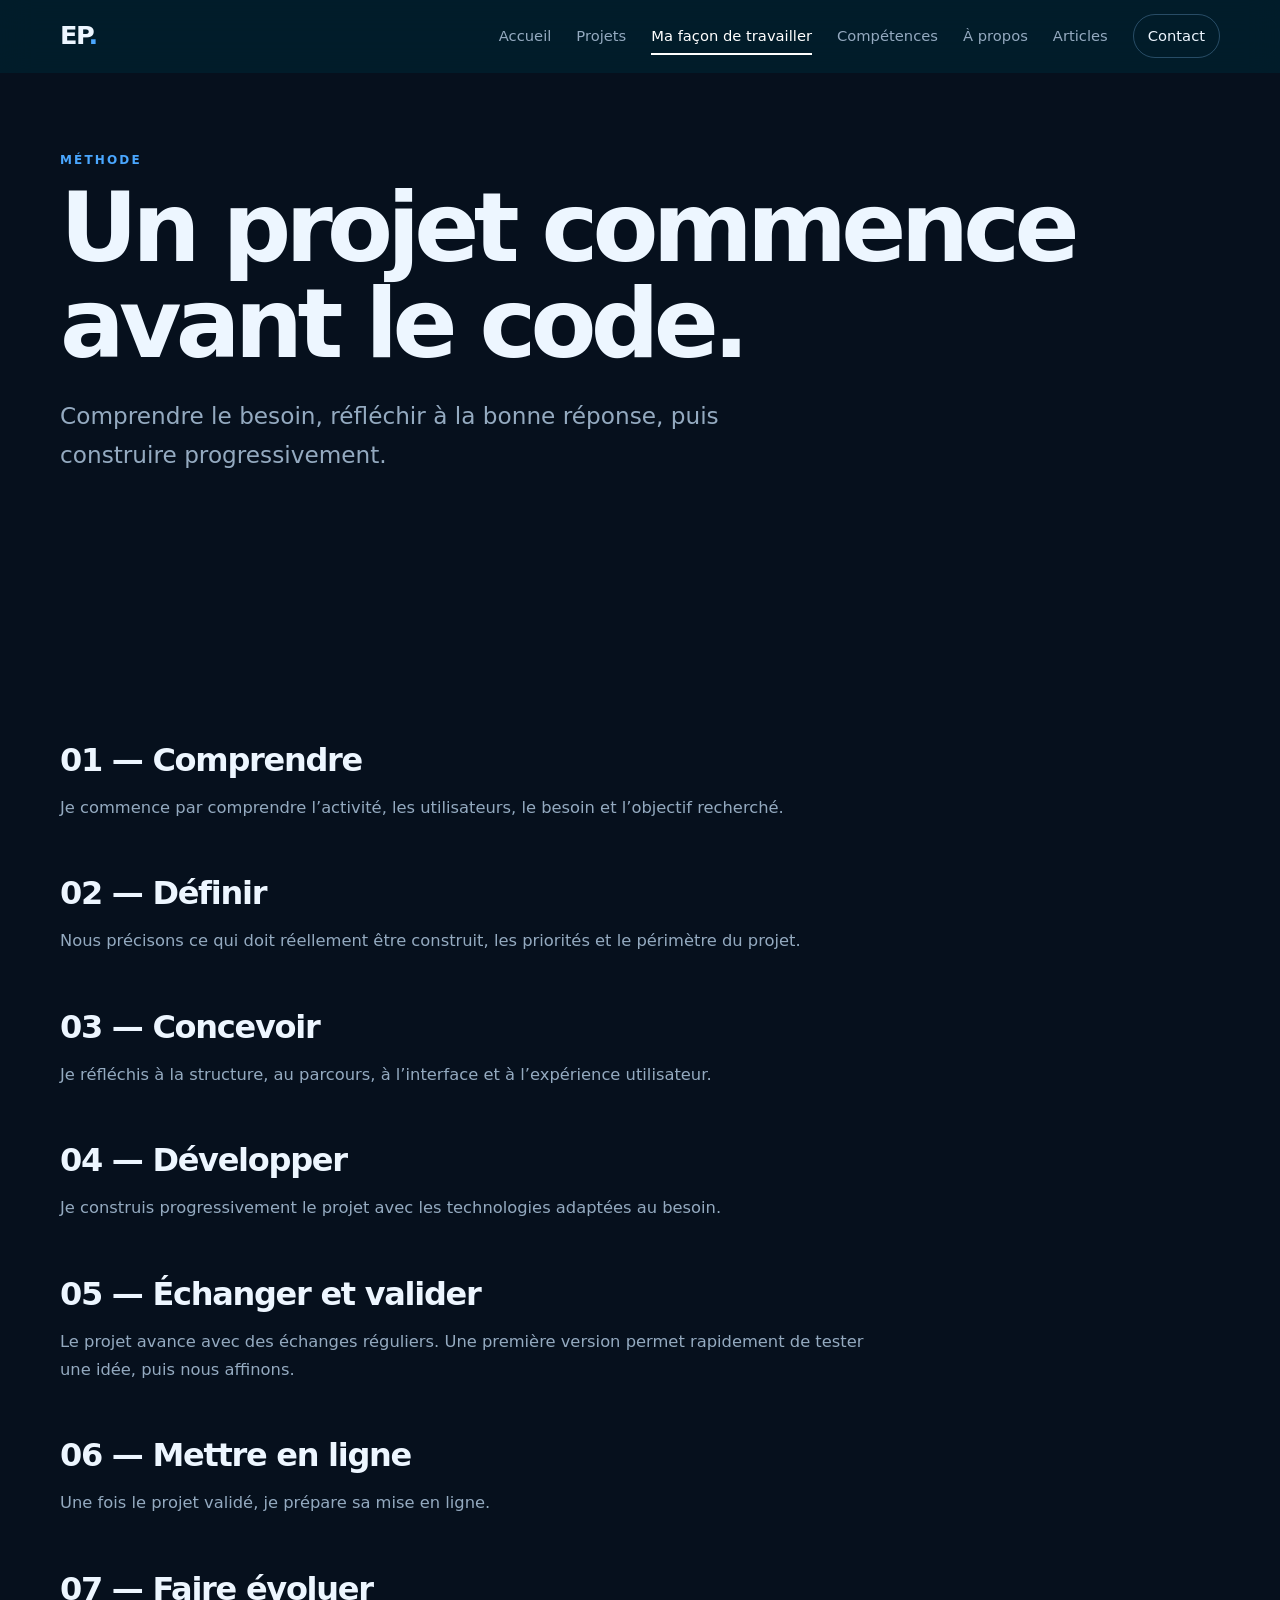
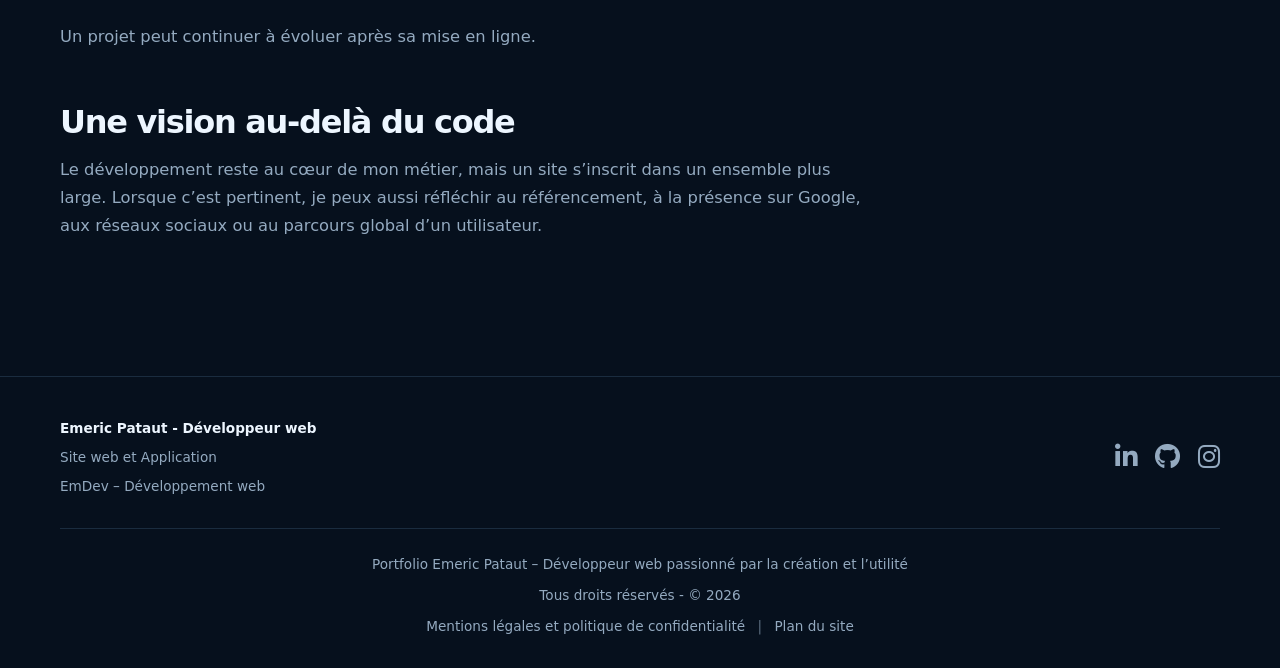
<file: pages/methode.html>
<!doctype html>
<html lang="fr">

<head>
  <meta charset="utf-8">
  <meta name="viewport" content="width=device-width,initial-scale=1">
  <title>Ma façon de travailler — Portfolio</title>
  <link rel="stylesheet" href="../css/style.css">
  <link rel="stylesheet" href="https://cdnjs.cloudflare.com/ajax/libs/font-awesome/6.5.1/css/all.min.css">
</head>

<body>

  <header class="site-header">
    <div class="container nav-wrap">
      <a class="logo" href="../index.html">EP<span>.</span></a>

      <button class="menu-toggle" aria-label="Menu" aria-expanded="false">☰</button>

      <nav class="nav">
        <a href="../index.html">Accueil</a>
        <a href="projets.html">Projets</a>
        <a href="methode.html">Ma façon de travailler</a>
        <a href="competences.html">Compétences</a>
        <a href="a-propos.html">À propos</a>
        <a href="articles.html">Articles</a>
        <a class="nav-cta" href="contact.html">Contact</a>
      </nav>
    </div>
  </header>

  <main class="container">

    <section class="page-hero">
      <p class="eyebrow">Méthode</p>
      <h1>Un projet commence<br>avant le code.</h1>
      <p class="hero-intro">Comprendre le besoin, réfléchir à la bonne réponse, puis construire progressivement.</p>
    </section>


    <section class="section content">

      <h2>01 — Comprendre</h2>
      <p>Je commence par comprendre l’activité, les utilisateurs, le besoin et l’objectif recherché.</p>

      <h2>02 — Définir</h2>
      <p>Nous précisons ce qui doit réellement être construit, les priorités et le périmètre du projet.</p>

      <h2>03 — Concevoir</h2>
      <p>Je réfléchis à la structure, au parcours, à l’interface et à l’expérience utilisateur.</p>

      <h2>04 — Développer</h2>
      <p>Je construis progressivement le projet avec les technologies adaptées au besoin.</p>

      <h2>05 — Échanger et valider</h2>
      <p>Le projet avance avec des échanges réguliers. Une première version permet rapidement de tester une idée, puis nous affinons.</p>

      <h2>06 — Mettre en ligne</h2>
      <p>Une fois le projet validé, je prépare sa mise en ligne.</p>

      <h2>07 — Faire évoluer</h2>
      <p>Un projet peut continuer à évoluer après sa mise en ligne.</p>

      <h2>Une vision au-delà du code</h2>
      <p>Le développement reste au cœur de mon métier, mais un site s’inscrit dans un ensemble plus large. Lorsque c’est pertinent, je peux aussi réfléchir au référencement, à la présence sur Google, aux réseaux sociaux ou au parcours global d’un utilisateur.</p>

    </section>

  </main>



<footer>
  <div class="container">

    <!-- Partie 1 : identité + réseaux -->
    <div class="footer-top">
      <div class="footer-info">
        <strong>Emeric Pataut - Développeur web</strong>
        <span>Site web et Application</span>
        <a href="https://xn--emdev-dveloppement-web-h8b.fr/" target="_blank" rel="noopener noreferrer">EmDev – Développement web</a>
      </div>

      <ul class="footer-social">
        <li>
          <a href="https://www.linkedin.com/in/emeric-pataut/" target="_blank" rel="noopener noreferrer" aria-label="LinkedIn">
            <i class="fa-brands fa-linkedin-in" aria-hidden="true"></i>
          </a>
        </li>
        <li>
          <a href="https://github.com/RikoDust" target="_blank" rel="noopener noreferrer" aria-label="GitHub">
            <i class="fa-brands fa-github" aria-hidden="true"></i>
          </a>
        </li>
        <li>
          <a href="https://www.instagram.com/emdev_developpementweb/" target="_blank" rel="noopener noreferrer" aria-label="Instagram">
            <i class="fa-brands fa-instagram" aria-hidden="true"></i>
          </a>
        </li>
      </ul>
    </div>

    <!-- Partie 2 : mentions -->
    <div class="footer-bottom">
      <p>Portfolio Emeric Pataut – Développeur web passionné par la création et l’utilité</p>
      <p>Tous droits réservés - © <span data-year></span></p>
      <p>
        <a href="mentions-legales.html">Mentions légales et politique de confidentialité</a>
        <span class="footer-sep">|</span>
        <a href="plan-du-site.html">Plan du site</a>
      </p>
    </div>

  </div>
</footer>



  <script src="../js/script.js"></script>
  <script src="../js/nav-script.js"></script>

</body>

</html>
</file>
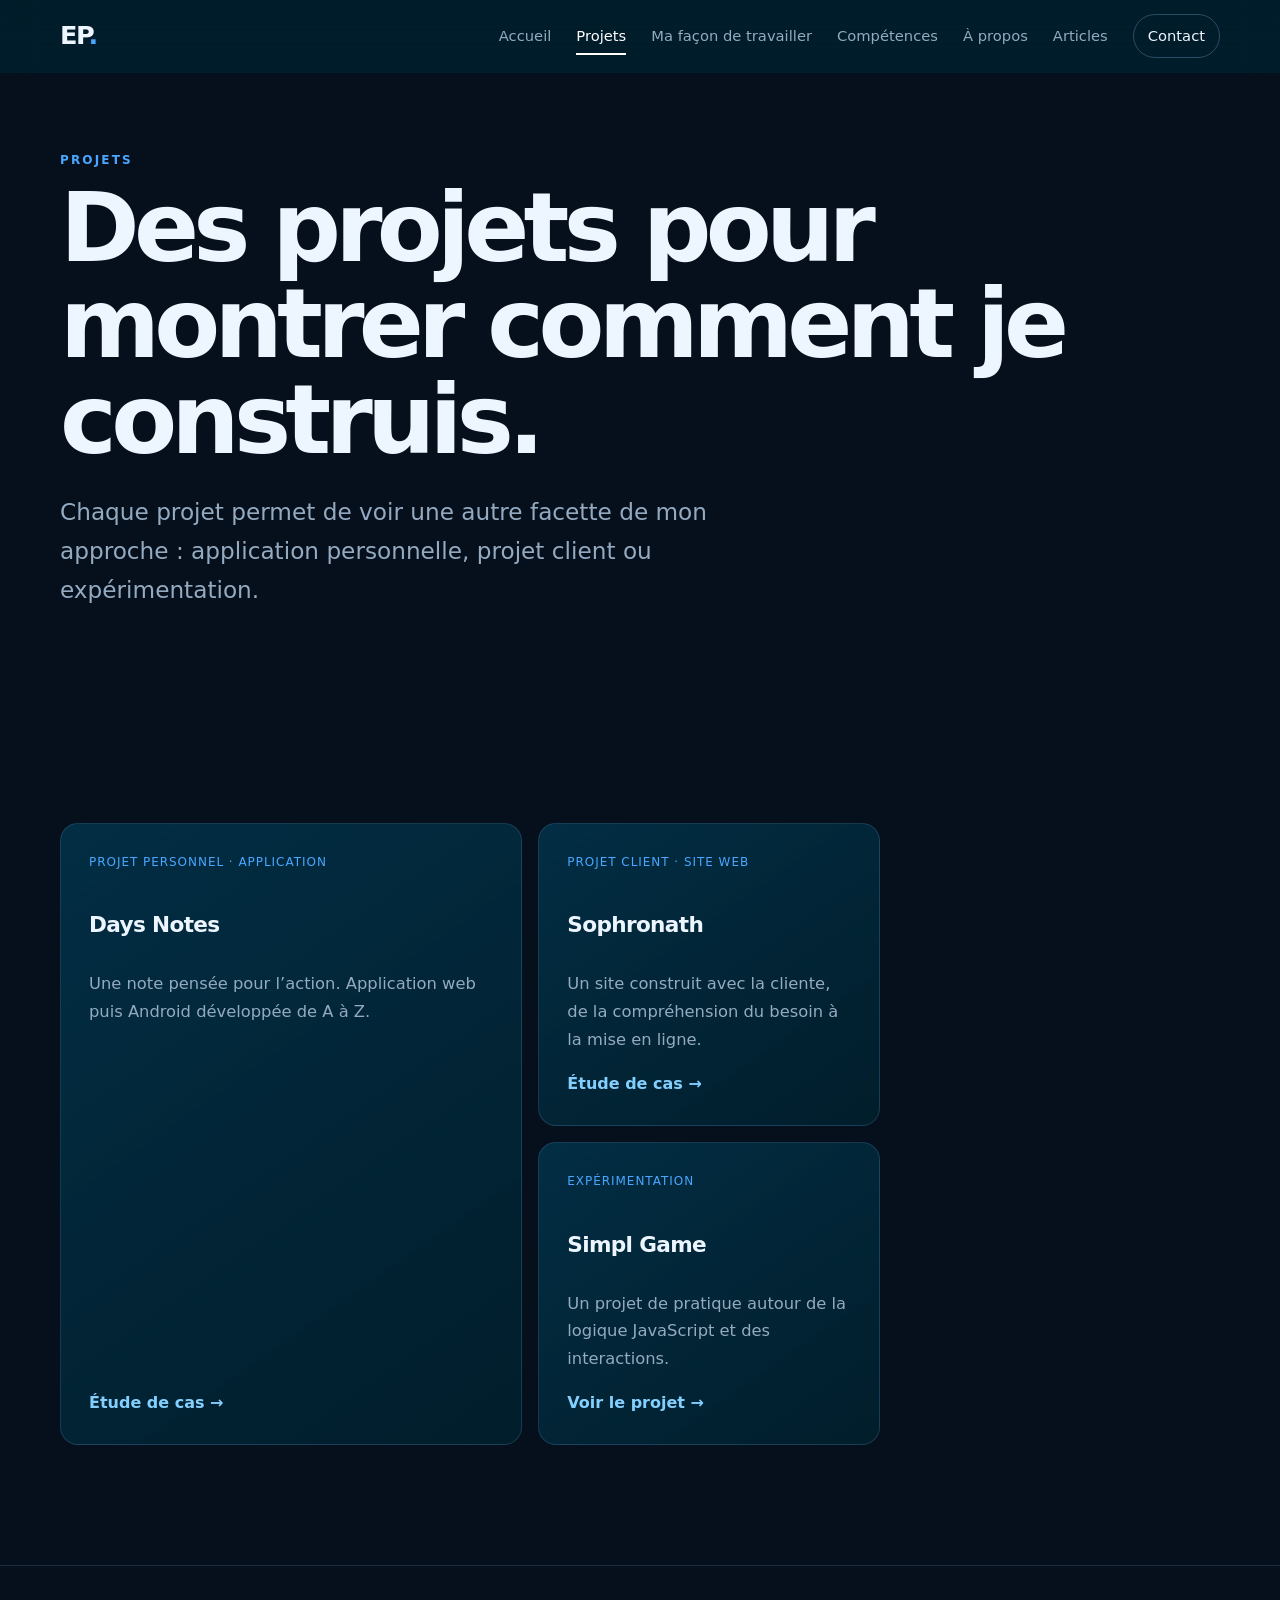
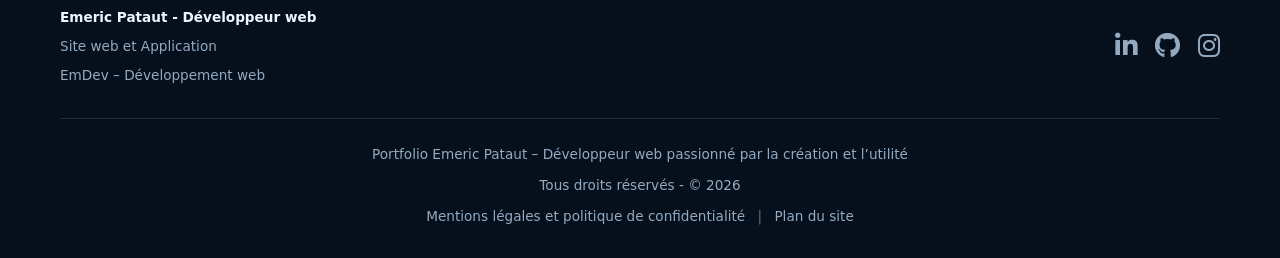
<file: pages/projets.html>
<!doctype html>
<html lang="fr">

<head>
  <meta charset="utf-8">
  <meta name="viewport" content="width=device-width,initial-scale=1">
  <title>Projets — Portfolio</title>
  <link rel="stylesheet" href="../css/style.css">
  <link rel="stylesheet" href="https://cdnjs.cloudflare.com/ajax/libs/font-awesome/6.5.1/css/all.min.css">
</head>

<body>

  <header class="site-header">
    <div class="container nav-wrap">
      <a class="logo" href="../index.html">EP<span>.</span></a>

      <button class="menu-toggle" aria-label="Menu" aria-expanded="false">☰</button>

      <nav class="nav">
        <a href="../index.html">Accueil</a>
        <a href="projets.html">Projets</a>
        <a href="methode.html">Ma façon de travailler</a>
        <a href="competences.html">Compétences</a>
        <a href="a-propos.html">À propos</a>
        <a href="articles.html">Articles</a>
        <a class="nav-cta" href="contact.html">Contact</a>
      </nav>
    </div>
  </header>

  <main class="container">

    <section class="page-hero">
      <p class="eyebrow">Projets</p>
      <h1>Des projets pour<br><span>montrer comment je construis.</span></h1>
      <p class="hero-intro">Chaque projet permet de voir une autre facette de mon approche : application personnelle, projet client ou expérimentation.</p>
    </section>


    <section class="section content">

      <div class="projects-grid">
        <a class="project-card featured reveal" href="days-notes.html">
          <span class="tag">Projet personnel · Application</span>
          <h3>Days Notes</h3>
          <p>Une note pensée pour l’action. Application web puis Android développée de A à Z.</p>
          <span class="card-link">Étude de cas →</span>
        </a>

        <a class="project-card reveal" href="sophronath.html">
          <span class="tag">Projet client · Site web</span>
          <h3>Sophronath</h3>
          <p>Un site construit avec la cliente, de la compréhension du besoin à la mise en ligne.</p>
          <span class="card-link">Étude de cas →</span>
        </a>

        <a class="project-card reveal" href="simpl-game.html">
          <span class="tag">Expérimentation</span>
          <h3>Simpl Game</h3>
          <p>Un projet de pratique autour de la logique JavaScript et des interactions.</p>
          <span class="card-link">Voir le projet →</span>
        </a>
      </div>

    </section>

  </main>



<footer>
  <div class="container">

    <!-- Partie 1 : identité + réseaux -->
    <div class="footer-top">
      <div class="footer-info">
        <strong>Emeric Pataut - Développeur web</strong>
        <span>Site web et Application</span>
        <a href="https://xn--emdev-dveloppement-web-h8b.fr/" target="_blank" rel="noopener noreferrer">EmDev – Développement web</a>
      </div>

      <ul class="footer-social">
        <li>
          <a href="https://www.linkedin.com/in/emeric-pataut/" target="_blank" rel="noopener noreferrer" aria-label="LinkedIn">
            <i class="fa-brands fa-linkedin-in" aria-hidden="true"></i>
          </a>
        </li>
        <li>
          <a href="https://github.com/RikoDust" target="_blank" rel="noopener noreferrer" aria-label="GitHub">
            <i class="fa-brands fa-github" aria-hidden="true"></i>
          </a>
        </li>
        <li>
          <a href="https://www.instagram.com/emdev_developpementweb/" target="_blank" rel="noopener noreferrer" aria-label="Instagram">
            <i class="fa-brands fa-instagram" aria-hidden="true"></i>
          </a>
        </li>
      </ul>
    </div>

    <!-- Partie 2 : mentions -->
    <div class="footer-bottom">
      <p>Portfolio Emeric Pataut – Développeur web passionné par la création et l’utilité</p>
      <p>Tous droits réservés - © <span data-year></span></p>
      <p>
        <a href="mentions-legales.html">Mentions légales et politique de confidentialité</a>
        <span class="footer-sep">|</span>
        <a href="plan-du-site.html">Plan du site</a>
      </p>
    </div>

  </div>
</footer>



  <script src="../js/script.js"></script>
  <script src="../js/nav-script.js"></script>

</body>

</html>
</file>
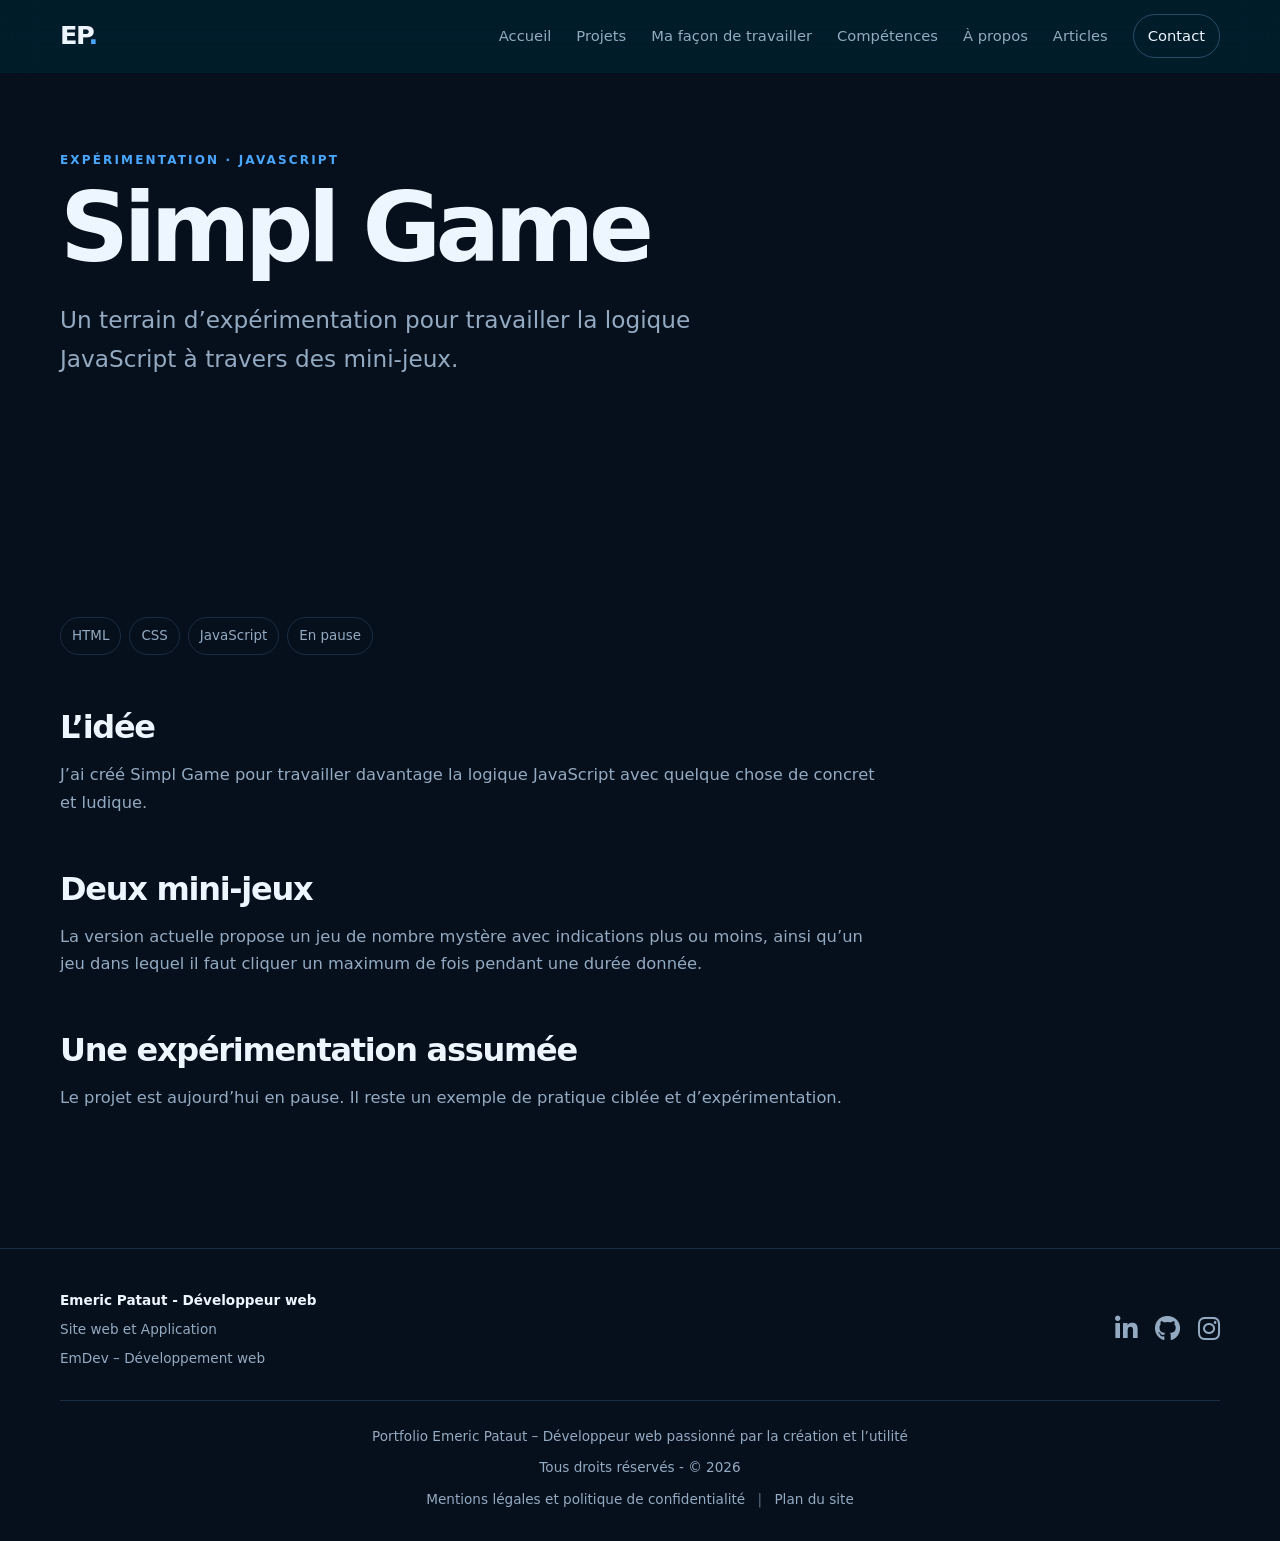
<file: pages/simpl-game.html>
<!doctype html>
<html lang="fr">

<head>
  <meta charset="utf-8">
  <meta name="viewport" content="width=device-width,initial-scale=1">
  <title>Simpl Game — Portfolio</title>
  <link rel="stylesheet" href="../css/style.css">
  <link rel="stylesheet" href="https://cdnjs.cloudflare.com/ajax/libs/font-awesome/6.5.1/css/all.min.css">
</head>

<body>

  <header class="site-header">
    <div class="container nav-wrap">
      <a class="logo" href="../index.html">EP<span>.</span></a>

      <button class="menu-toggle" aria-label="Menu" aria-expanded="false">☰</button>

      <nav class="nav">
        <a href="../index.html">Accueil</a>
        <a href="projets.html">Projets</a>
        <a href="methode.html">Ma façon de travailler</a>
        <a href="competences.html">Compétences</a>
        <a href="a-propos.html">À propos</a>
        <a href="articles.html">Articles</a>
        <a class="nav-cta" href="contact.html">Contact</a>
      </nav>
    </div>
  </header>

  <main class="container">

    <section class="page-hero">
      <p class="eyebrow">Expérimentation · JavaScript</p>
      <h1>Simpl Game</h1>
      <p class="hero-intro">Un terrain d’expérimentation pour travailler la logique JavaScript à travers des mini-jeux.</p>
    </section>


    <section class="section content">

      <div class="meta">
        <span>HTML</span>
        <span>CSS</span>
        <span>JavaScript</span>
        <span>En pause</span>
      </div>

      <h2>L’idée</h2>
      <p>J’ai créé Simpl Game pour travailler davantage la logique JavaScript avec quelque chose de concret et ludique.</p>

      <h2>Deux mini-jeux</h2>
      <p>La version actuelle propose un jeu de nombre mystère avec indications plus ou moins, ainsi qu’un jeu dans lequel il faut cliquer un maximum de fois pendant une durée donnée.</p>

      <h2>Une expérimentation assumée</h2>
      <p>Le projet est aujourd’hui en pause. Il reste un exemple de pratique ciblée et d’expérimentation.</p>

    </section>

  </main>



<footer>
  <div class="container">

    <!-- Partie 1 : identité + réseaux -->
    <div class="footer-top">
      <div class="footer-info">
        <strong>Emeric Pataut - Développeur web</strong>
        <span>Site web et Application</span>
        <a href="https://xn--emdev-dveloppement-web-h8b.fr/" target="_blank" rel="noopener noreferrer">EmDev – Développement web</a>
      </div>

      <ul class="footer-social">
        <li>
          <a href="https://www.linkedin.com/in/emeric-pataut/" target="_blank" rel="noopener noreferrer" aria-label="LinkedIn">
            <i class="fa-brands fa-linkedin-in" aria-hidden="true"></i>
          </a>
        </li>
        <li>
          <a href="https://github.com/RikoDust" target="_blank" rel="noopener noreferrer" aria-label="GitHub">
            <i class="fa-brands fa-github" aria-hidden="true"></i>
          </a>
        </li>
        <li>
          <a href="https://www.instagram.com/emdev_developpementweb/" target="_blank" rel="noopener noreferrer" aria-label="Instagram">
            <i class="fa-brands fa-instagram" aria-hidden="true"></i>
          </a>
        </li>
      </ul>
    </div>

    <!-- Partie 2 : mentions -->
    <div class="footer-bottom">
      <p>Portfolio Emeric Pataut – Développeur web passionné par la création et l’utilité</p>
      <p>Tous droits réservés - © <span data-year></span></p>
      <p>
        <a href="mentions-legales.html">Mentions légales et politique de confidentialité</a>
        <span class="footer-sep">|</span>
        <a href="plan-du-site.html">Plan du site</a>
      </p>
    </div>

  </div>
</footer>



  <script src="../js/script.js"></script>
  <script src="../js/nav-script.js"></script>

</body>

</html>
</file>
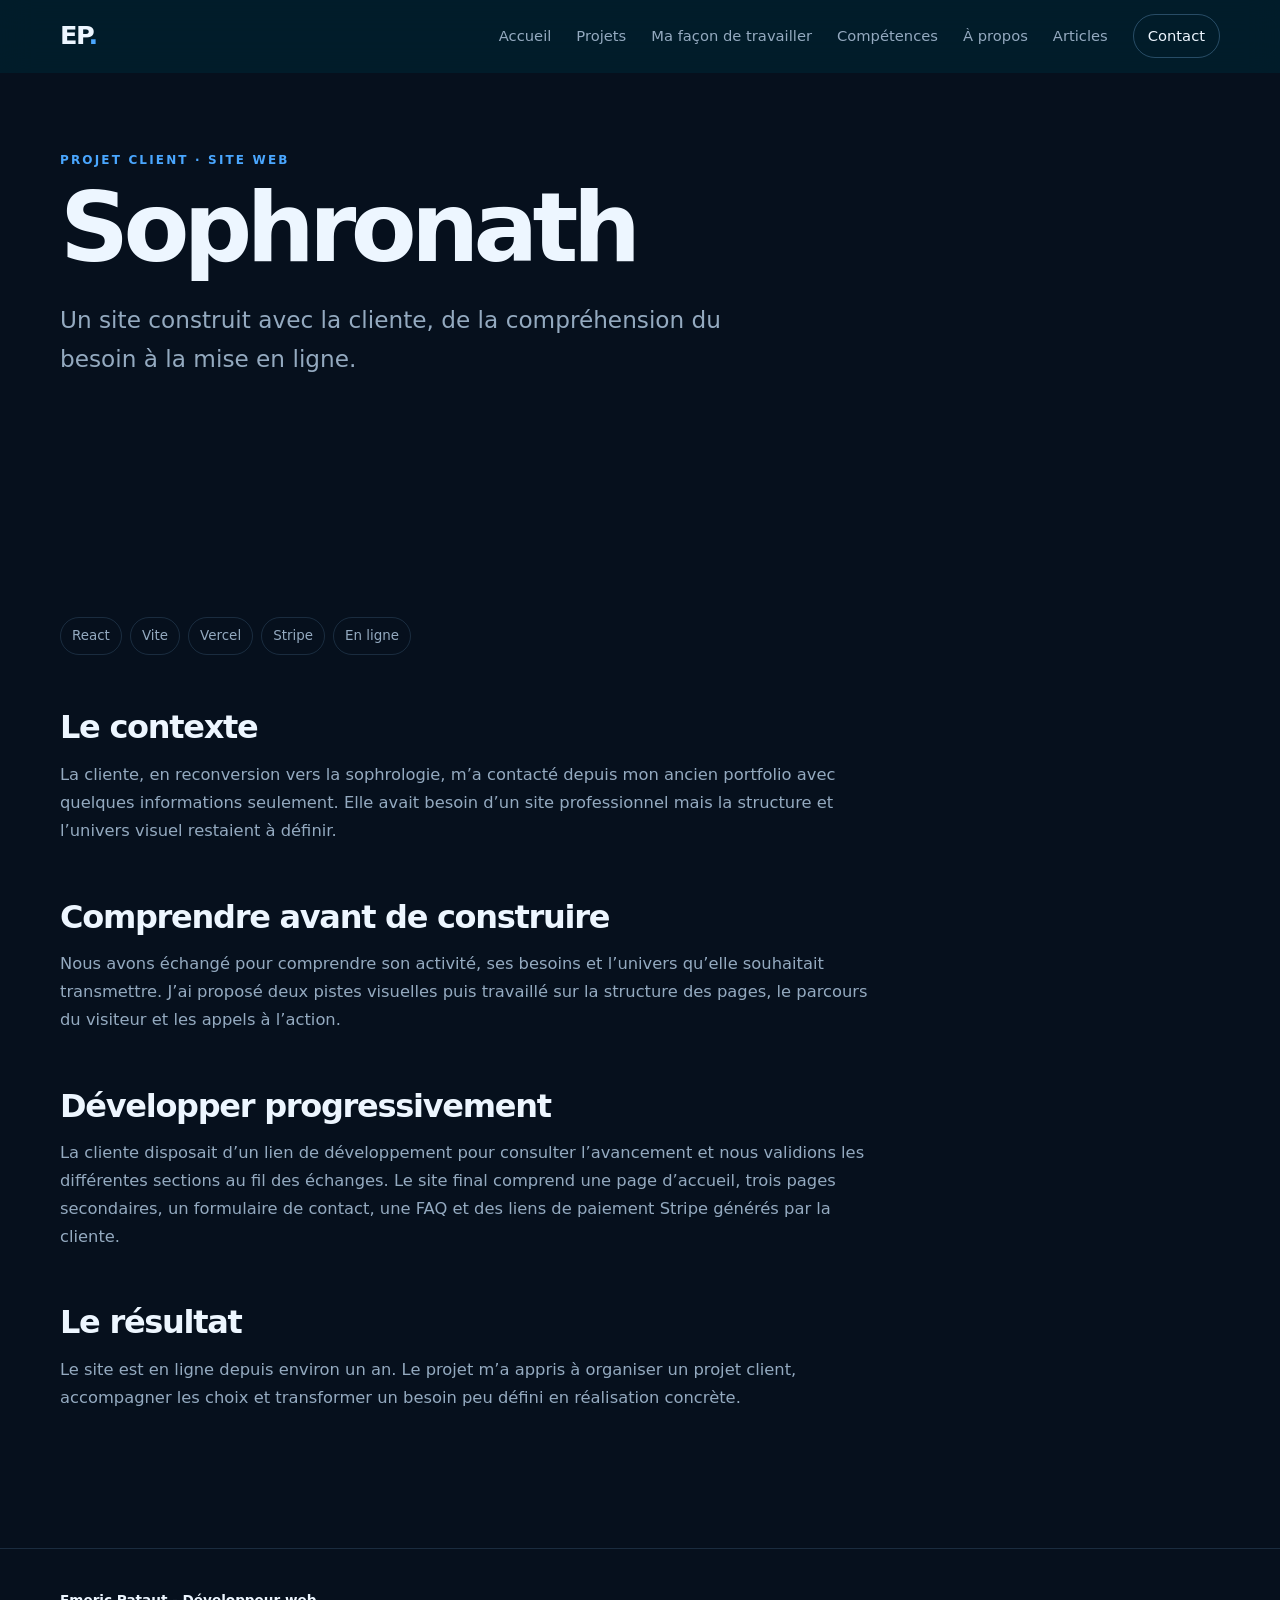
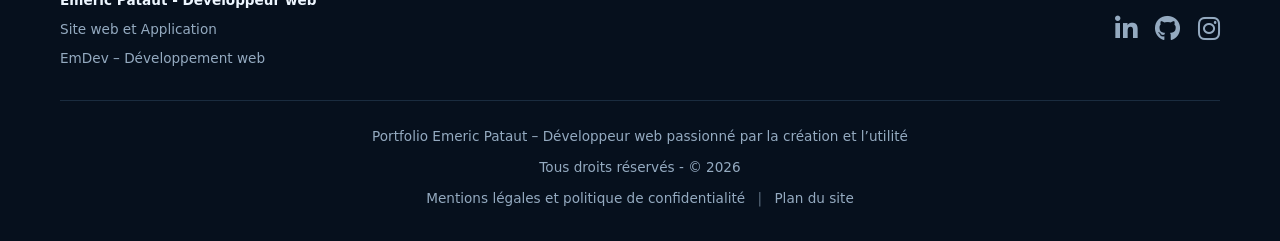
<file: pages/sophronath.html>
<!doctype html>
<html lang="fr">

<head>
  <meta charset="utf-8">
  <meta name="viewport" content="width=device-width,initial-scale=1">
  <title>Sophronath — Portfolio</title>
  <link rel="stylesheet" href="../css/style.css">
  <link rel="stylesheet" href="https://cdnjs.cloudflare.com/ajax/libs/font-awesome/6.5.1/css/all.min.css">
</head>

<body>

  <header class="site-header">
    <div class="container nav-wrap">
      <a class="logo" href="../index.html">EP<span>.</span></a>

      <button class="menu-toggle" aria-label="Menu" aria-expanded="false">☰</button>

      <nav class="nav">
        <a href="../index.html">Accueil</a>
        <a href="projets.html">Projets</a>
        <a href="methode.html">Ma façon de travailler</a>
        <a href="competences.html">Compétences</a>
        <a href="a-propos.html">À propos</a>
        <a href="articles.html">Articles</a>
        <a class="nav-cta" href="contact.html">Contact</a>
      </nav>
    </div>
  </header>

  <main class="container">

    <section class="page-hero">
      <p class="eyebrow">Projet client · Site web</p>
      <h1>Sophronath</h1>
      <p class="hero-intro">Un site construit avec la cliente, de la compréhension du besoin à la mise en ligne.</p>
    </section>


    <section class="section content">

      <div class="meta">
        <span>React</span>
        <span>Vite</span>
        <span>Vercel</span>
        <span>Stripe</span>
        <span>En ligne</span>
      </div>

      <h2>Le contexte</h2>
      <p>La cliente, en reconversion vers la sophrologie, m’a contacté depuis mon ancien portfolio avec quelques informations seulement. Elle avait besoin d’un site professionnel mais la structure et l’univers visuel restaient à définir.</p>

      <h2>Comprendre avant de construire</h2>
      <p>Nous avons échangé pour comprendre son activité, ses besoins et l’univers qu’elle souhaitait transmettre. J’ai proposé deux pistes visuelles puis travaillé sur la structure des pages, le parcours du visiteur et les appels à l’action.</p>

      <h2>Développer progressivement</h2>
      <p>La cliente disposait d’un lien de développement pour consulter l’avancement et nous validions les différentes sections au fil des échanges. Le site final comprend une page d’accueil, trois pages secondaires, un formulaire de contact, une FAQ et des liens de paiement Stripe générés par la cliente.</p>

      <h2>Le résultat</h2>
      <p>Le site est en ligne depuis environ un an. Le projet m’a appris à organiser un projet client, accompagner les choix et transformer un besoin peu défini en réalisation concrète.</p>

    </section>

  </main>



<footer>
  <div class="container">

    <!-- Partie 1 : identité + réseaux -->
    <div class="footer-top">
      <div class="footer-info">
        <strong>Emeric Pataut - Développeur web</strong>
        <span>Site web et Application</span>
        <a href="https://xn--emdev-dveloppement-web-h8b.fr/" target="_blank" rel="noopener noreferrer">EmDev – Développement web</a>
      </div>

      <ul class="footer-social">
        <li>
          <a href="https://www.linkedin.com/in/emeric-pataut/" target="_blank" rel="noopener noreferrer" aria-label="LinkedIn">
            <i class="fa-brands fa-linkedin-in" aria-hidden="true"></i>
          </a>
        </li>
        <li>
          <a href="https://github.com/RikoDust" target="_blank" rel="noopener noreferrer" aria-label="GitHub">
            <i class="fa-brands fa-github" aria-hidden="true"></i>
          </a>
        </li>
        <li>
          <a href="https://www.instagram.com/emdev_developpementweb/" target="_blank" rel="noopener noreferrer" aria-label="Instagram">
            <i class="fa-brands fa-instagram" aria-hidden="true"></i>
          </a>
        </li>
      </ul>
    </div>

    <!-- Partie 2 : mentions -->
    <div class="footer-bottom">
      <p>Portfolio Emeric Pataut – Développeur web passionné par la création et l’utilité</p>
      <p>Tous droits réservés - © <span data-year></span></p>
      <p>
        <a href="mentions-legales.html">Mentions légales et politique de confidentialité</a>
        <span class="footer-sep">|</span>
        <a href="plan-du-site.html">Plan du site</a>
      </p>
    </div>

  </div>
</footer>



  <script src="../js/script.js"></script>
  <script src="../js/nav-script.js"></script>

</body>

</html>
</file>
<file: css/style.css>
/* ==========================================================================
   Variables
   ========================================================================== */

:root {
  --bg: #06101d;
  --line: rgba(130, 190, 240, .16);
  --strong: rgba(130, 190, 240, .3);
  --text: #edf6ff;
  --muted: #94aac0;
  --blue: #4aa7ff;
  --light: #83d0ff;
  --radius: 18px;
  --max: 1160px;
}


/* ==========================================================================
   Base
   ========================================================================== */

* {
  box-sizing: border-box;
}

html {
  scroll-behavior: smooth;
}

body {
  margin: 0;
  min-height: 100vh;
  background: var(--bg);
  background-image: var(--gradient);
  background-attachment: fixed;
  color: var(--text);
  font-family: Inter, system-ui, -apple-system, BlinkMacSystemFont, "Segoe UI", sans-serif;
  line-height: 1.7;
}

a {
  color: inherit;
  text-decoration: none;
}


/* ==========================================================================
   Layout
   ========================================================================== */

.container {
  width: min(calc(100% - 40px), var(--max));
  margin: auto;
}

.narrow {
  max-width: 760px;
}


/* ==========================================================================
   Header & navigation
   ========================================================================== */

.site-header {
  position: fixed;
  top: 0;
  left: 0;
  right: 0;
  z-index: 20;
  border-bottom: 1px solid transparent;
  transition: .3s;
  background: rgba(0, 34, 48, .72);
  backdrop-filter: blur(16px);
}

.site-header.scrolled {
  border-color: var(--line);
}

.nav-wrap {
  min-height: 72px;
  display: flex;
  align-items: center;
  justify-content: space-between;
}

.logo {
  font-size: 1.6rem;
  font-weight: 800;
  letter-spacing: -.06em;
}

.logo span {
  color: var(--blue);
}

.nav {
  display: none;
  gap: 25px;
  align-items: center;
  font-size: .92rem;
  color: var(--muted);
}

/* --- Liens avec soulignement animé (hors bouton Contact) --- */

.nav a:not(.nav-cta) {
  position: relative;
  padding: 6px 0;
  transition: color .25s;
}

/* Ligne : invisible par défaut, centrée */
.nav a:not(.nav-cta)::after {
  content: "";
  position: absolute;
  left: 0;
  bottom: 0;
  width: 100%;
  height: 2px;
  background: currentColor;
  transform: scaleX(0);
  transform-origin: center;
  transition: transform .3s ease;
}

/* Survol / focus clavier : la ligne part du centre vers les côtés */
.nav a:not(.nav-cta):hover,
.nav a:not(.nav-cta):focus-visible {
  color: var(--text);
}

.nav a:not(.nav-cta):hover::after,
.nav a:not(.nav-cta):focus-visible::after {
  transform: scaleX(1);
}

/* Lien actif : blanc + ligne toujours visible */
.nav a.active:not(.nav-cta) {
  color: #fff;
}

.nav a.active:not(.nav-cta)::after {
  transform: scaleX(1);
}

/* --- Bouton Contact --- */

.nav-cta {
  padding: 8px 14px;
  border: 1px solid var(--strong);
  border-radius: 999px;
  color: var(--text) !important;
  transition: background .25s, border-color .25s;
}

.nav-cta:hover,
.nav-cta:focus-visible {
  background: rgba(255, 255, 255, .06);
}

.nav-cta.active {
  background: rgba(255, 255, 255, .1);
  border-color: #fff;
}

/* --- Menu mobile --- */

.menu-toggle {
  border: 0;
  background: none;
  color: var(--text);
  font-size: 1.5rem;
  cursor: pointer;
}

.nav.open {
  display: flex;
  position: absolute;
  top: 72px;
  left: 20px;
  right: 20px;
  padding: 18px;
  flex-direction: column;
  align-items: stretch;
  background: rgba(0, 40, 58, .98);
  border: 1px solid var(--line);
  border-radius: 16px;
}

/* La ligne ne couvre que le texte en mobile */
.nav.open a:not(.nav-cta) {
  align-self: flex-start;
}


/* ==========================================================================
   Hero
   ========================================================================== */

.hero {
  min-height: 90vh;
  padding-top: 150px;
  padding-bottom: 100px;
  position: relative;
  display: flex;
  flex-direction: column;
  justify-content: center;
  overflow: hidden;
}

.hero h1 {
  font-size: clamp(3rem, 11vw, 6.7rem);
  line-height: .98;
  letter-spacing: -.065em;
  max-width: 1000px;
  margin: 12px 0 28px;
  position: relative;
}

.hero h1 span {
  color: var(--light);
}

.hero-intro {
  font-size: clamp(1.1rem, 2.2vw, 1.45rem);
  color: var(--muted);
  max-width: 720px;
}

.eyebrow {
  font-size: .75rem;
  text-transform: uppercase;
  letter-spacing: .18em;
  color: var(--blue);
  font-weight: 700;
  margin: 0 0 10px;
}

.hero-actions {
  display: flex;
  flex-wrap: wrap;
  gap: 22px;
  align-items: center;
  margin-top: 24px;
  margin-left: 12px;
}

.hero-glow {
  position: absolute;
  width: 320px;
  height: 320px;
  border-radius: 50%;
  filter: blur(80px);
  opacity: .18;
  pointer-events: none;
}

.glow-one {
  right: -180px;
  top: 180px;
  background: var(--blue);
}

.glow-two {
  left: -220px;
  bottom: -180px;
  background: var(--light);
}


/* ==========================================================================
   Boutons & liens
   ========================================================================== */

.button {
  display: inline-flex;
  align-items: center;
  justify-content: center;
  background: linear-gradient(145deg, rgba(0, 70, 100, .55), rgba(0, 34, 48, .75));
  color: var(--blue);
  border: 1px solid var(--blue);
  padding: 12px 24px;
  border-radius: 999px;
  font-weight: 750;
  transition: .25s;
}

.button:hover {
  transform: translateY(-2px);
  box-shadow: 0 10px 30px rgba(47, 181, 230, .28);
}

.button-light {
  color: #fff;
  border-color: #fff;
}

.button-light:hover {
  box-shadow: 0 10px 30px rgba(255, 255, 255, .18);
}

.text-link {
  display: inline-block;
  color: var(--text);
  font-weight: 650;
  margin-top: 18px;
}

.text-link:hover {
  text-decoration: underline;
}


/* ==========================================================================
   Sections
   ========================================================================== */

.section {
  padding: 90px 0;
}

.section-soft {
  background: linear-gradient(180deg, rgba(0, 34, 48, .45), rgba(0, 34, 48, .18));
  border-top: 1px solid rgba(120, 210, 240, .08);
  border-bottom: 1px solid rgba(120, 210, 240, .08);
}

.section-heading {
  margin-bottom: 35px;
}

.section h2 {
  font-size: clamp(2rem, 5vw, 3.4rem);
  line-height: 1.08;
  letter-spacing: -.04em;
  margin: 0;
  max-width: 760px;
}

.section p {
  color: var(--muted);
  font-size: 1.02rem;
}

/* Sections Contact + Réseaux : rapprochées l'une de l'autre.
   (.section.xxx = spécificité plus forte, pour ne pas être écrasé
   par le padding desktop de .section plus bas) */
.section.contact-section--first {
  padding-bottom: 24px;
}

.section.contact-section--second {
  padding-top: 24px;
}


/* ==========================================================================
   Cartes (features, projets, contact)
   ========================================================================== */

.two-grid,
.projects-grid {
  display: grid;
  gap: 16px;
}

.feature-card,
.project-card,
.contact-box {
  border: 1px solid var(--line);
  background: linear-gradient(145deg, rgba(0, 70, 100, .55), rgba(0, 34, 48, .75));
  border-radius: var(--radius);
  padding: 28px;
}

.feature-card {
  min-height: 230px;
}

.feature-card h3,
.project-card h3 {
  font-size: 1.6rem;
  margin: 15px 0 10px;
  letter-spacing: -.03em;
}

.project-card {
  min-height: 300px;
  display: flex;
  flex-direction: column;
  transition: .3s;
}

.project-card:hover {
  transform: translateY(-5px);
  border-color: var(--strong);
}

.project-card .card-link {
  margin-top: auto;
  color: var(--light);
  font-weight: 700;
}

.section-actions {
  display: flex;
  justify-content: center;
  margin-top: 40px;
}

.tag {
  font-size: .75rem;
  color: var(--blue);
  text-transform: uppercase;
  letter-spacing: .08em;
}

.split {
  display: grid;
  gap: 35px;
}

.skills-line {
  display: flex;
  flex-wrap: wrap;
  gap: 10px;
  margin: 25px 0;
}

.skills-line span {
  border: 1px solid var(--line);
  padding: 8px 13px;
  border-radius: 999px;
  color: var(--muted);
  background: rgba(0, 34, 48, .45);
}

.contact-box {
  padding: 42px;
}


/* ==========================================================================
   Pages intérieures
   ========================================================================== */

.page-hero {
  padding-top: 150px;
  padding-bottom: 70px;
}

.page-hero h1 {
  font-size: clamp(3rem, 9vw, 6rem);
  line-height: 1;
  letter-spacing: -.06em;
  margin: 10px 0 20px;
}

.content {
  max-width: 820px;
}

.content h2 {
  font-size: 2rem;
  margin-top: 55px;
}

.content h3 {
  font-size: 1.35rem;
  margin-top: 35px;
}

.content ul {
  color: var(--muted);
  padding-left: 22px;
}

.meta {
  display: flex;
  flex-wrap: wrap;
  gap: 8px;
  margin: 25px 0;
}

.meta span {
  padding: 7px 11px;
  border: 1px solid var(--line);
  border-radius: 999px;
  color: var(--muted);
  font-size: .84rem;
}


/* ==========================================================================
   Réseaux sociaux
   ========================================================================== */

.social-links {
  display: flex;
  flex-wrap: wrap;
  justify-content: center;
  align-items: flex-start;
  gap: 40px;
  margin-top: 40px;
}

.social-item {
  display: flex;
  flex-direction: column;
  align-items: center;
  gap: 12px;
  color: var(--text);
  font-weight: 650;
  text-align: center;
  max-width: 130px;
  transition: .25s;
}

.social-item i {
  display: inline-flex;
  align-items: center;
  justify-content: center;
  width: 64px;
  height: 64px;
  font-size: 1.6rem;
  color: var(--blue);
  border: 2px solid var(--blue);
  border-radius: 50%;
  background: linear-gradient(145deg, rgba(0, 70, 100, .55), rgba(0, 34, 48, .75));
  transition: .25s;
}

.social-item:hover {
  transform: translateY(-2px);
}

.social-item:hover i {
  box-shadow: 0 10px 30px rgba(47, 181, 230, .28);
}


/* ==========================================================================
   Footer
   ========================================================================== */

footer {
  border-top: 1px solid var(--line);
  padding: 40px 0 30px;
  color: var(--muted);
  font-size: .85rem;
}

/* Partie 1 */
.footer-top {
  display: flex;
  justify-content: space-between;
  align-items: center;
  gap: 20px;
  padding-bottom: 30px;
  border-bottom: 1px solid var(--line);
}

.footer-info {
  display: flex;
  flex-direction: column;
  gap: 6px;
}

.footer-info strong {
  color: var(--text);
  font-weight: 600;
}

.footer-info a,
.footer-bottom a {
  color: inherit;
  text-decoration: none;
  transition: color .2s ease;
}

.footer-info a:hover,
.footer-bottom a:hover {
  color: var(--text);
  text-decoration: underline;
}

.footer-social {
  display: flex;
  gap: 18px;
  margin: 0;
  padding: 0;
  list-style: none;
}

.footer-social a {
  color: inherit;
  font-size: 1.6rem;
  transition: color .2s ease, transform .2s ease;
}

.footer-social a:hover {
  color: var(--text);
  transform: translateY(-2px);
}

/* Partie 2 */
.footer-bottom {
  padding-top: 24px;
  text-align: center;
}

.footer-bottom p {
  margin: 0 0 8px;
}

.footer-bottom p:last-child {
  margin-bottom: 0;
}

.footer-sep {
  margin: 0 8px;
  opacity: .6;
}

/* Mobile */
@media (max-width: 600px) {
  .footer-top {
    flex-direction: column;
    align-items: flex-start;
  }
}


/* ==========================================================================
   Animation d'apparition
   ========================================================================== */

.reveal {
  opacity: 0;
  transform: translateY(18px);
  transition: opacity .7s ease, transform .7s ease;
}

.reveal.visible {
  opacity: 1;
  transform: none;
}


/* ==========================================================================
   Responsive — tablette (≥ 760px)
   ========================================================================== */

@media (min-width: 760px) {

  .menu-toggle {
    display: none;
  }

  .nav {
    display: flex;
  }

  .two-grid,
  .projects-grid {
    grid-template-columns: repeat(2, 1fr);
  }

  .project-card.featured {
    grid-column: span 2;
    min-height: 340px;
  }

  .split {
    grid-template-columns: 1fr 1fr;
    align-items: start;
    gap: 80px;
  }

}


/* ==========================================================================
   Responsive — desktop (≥ 1020px)
   ========================================================================== */

@media (min-width: 1020px) {

  .container {
    width: min(calc(100% - 64px), var(--max));
  }

  .section {
    padding: 120px 0;
  }

  .projects-grid {
    grid-template-columns: 1.15fr .85fr;
  }

  .project-card.featured {
    grid-row: span 2;
    grid-column: auto;
    min-height: 100%;
  }

}


/* ==========================================================================
   Accessibilité — mouvement réduit
   ========================================================================== */

@media (prefers-reduced-motion: reduce) {

  html {
    scroll-behavior: auto;
  }

  .reveal {
    opacity: 1;
    transform: none;
    transition: none;
  }

  .project-card,
  .button {
    transition: none;
  }

}
</file>
